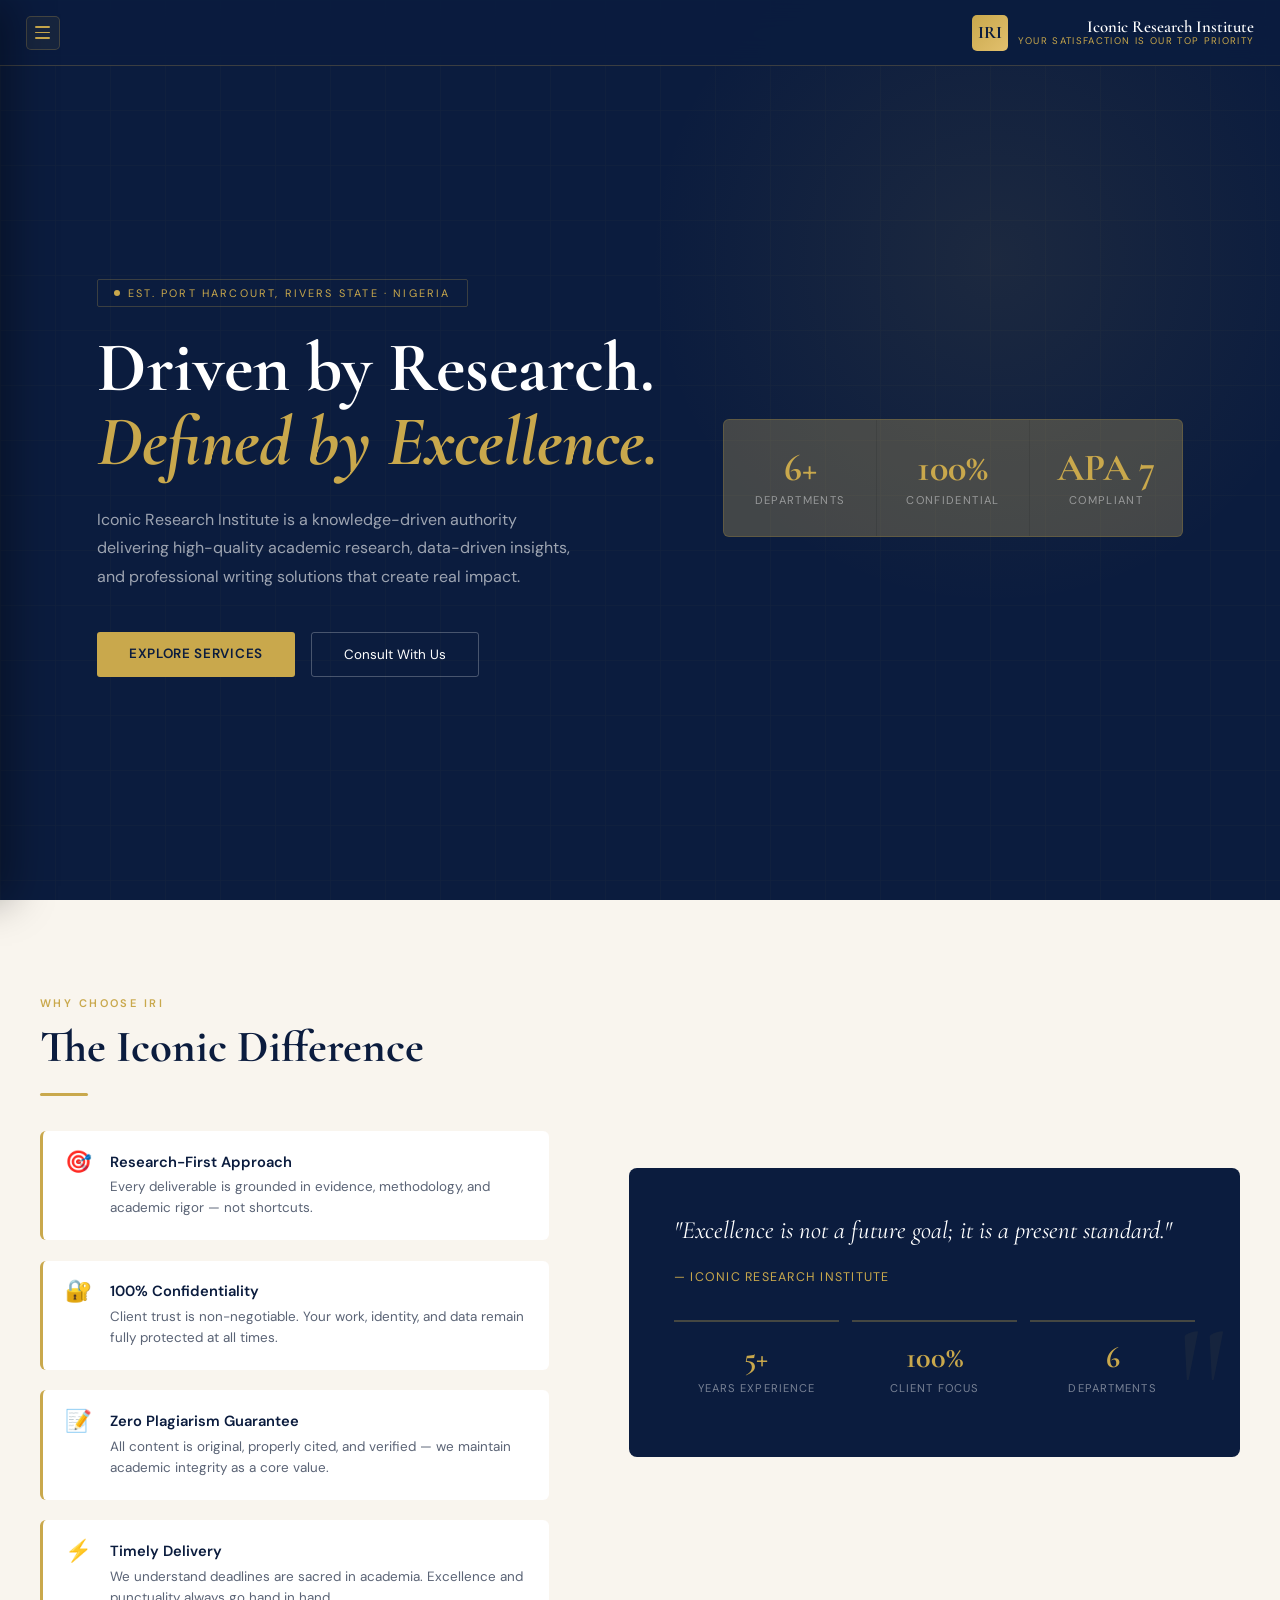
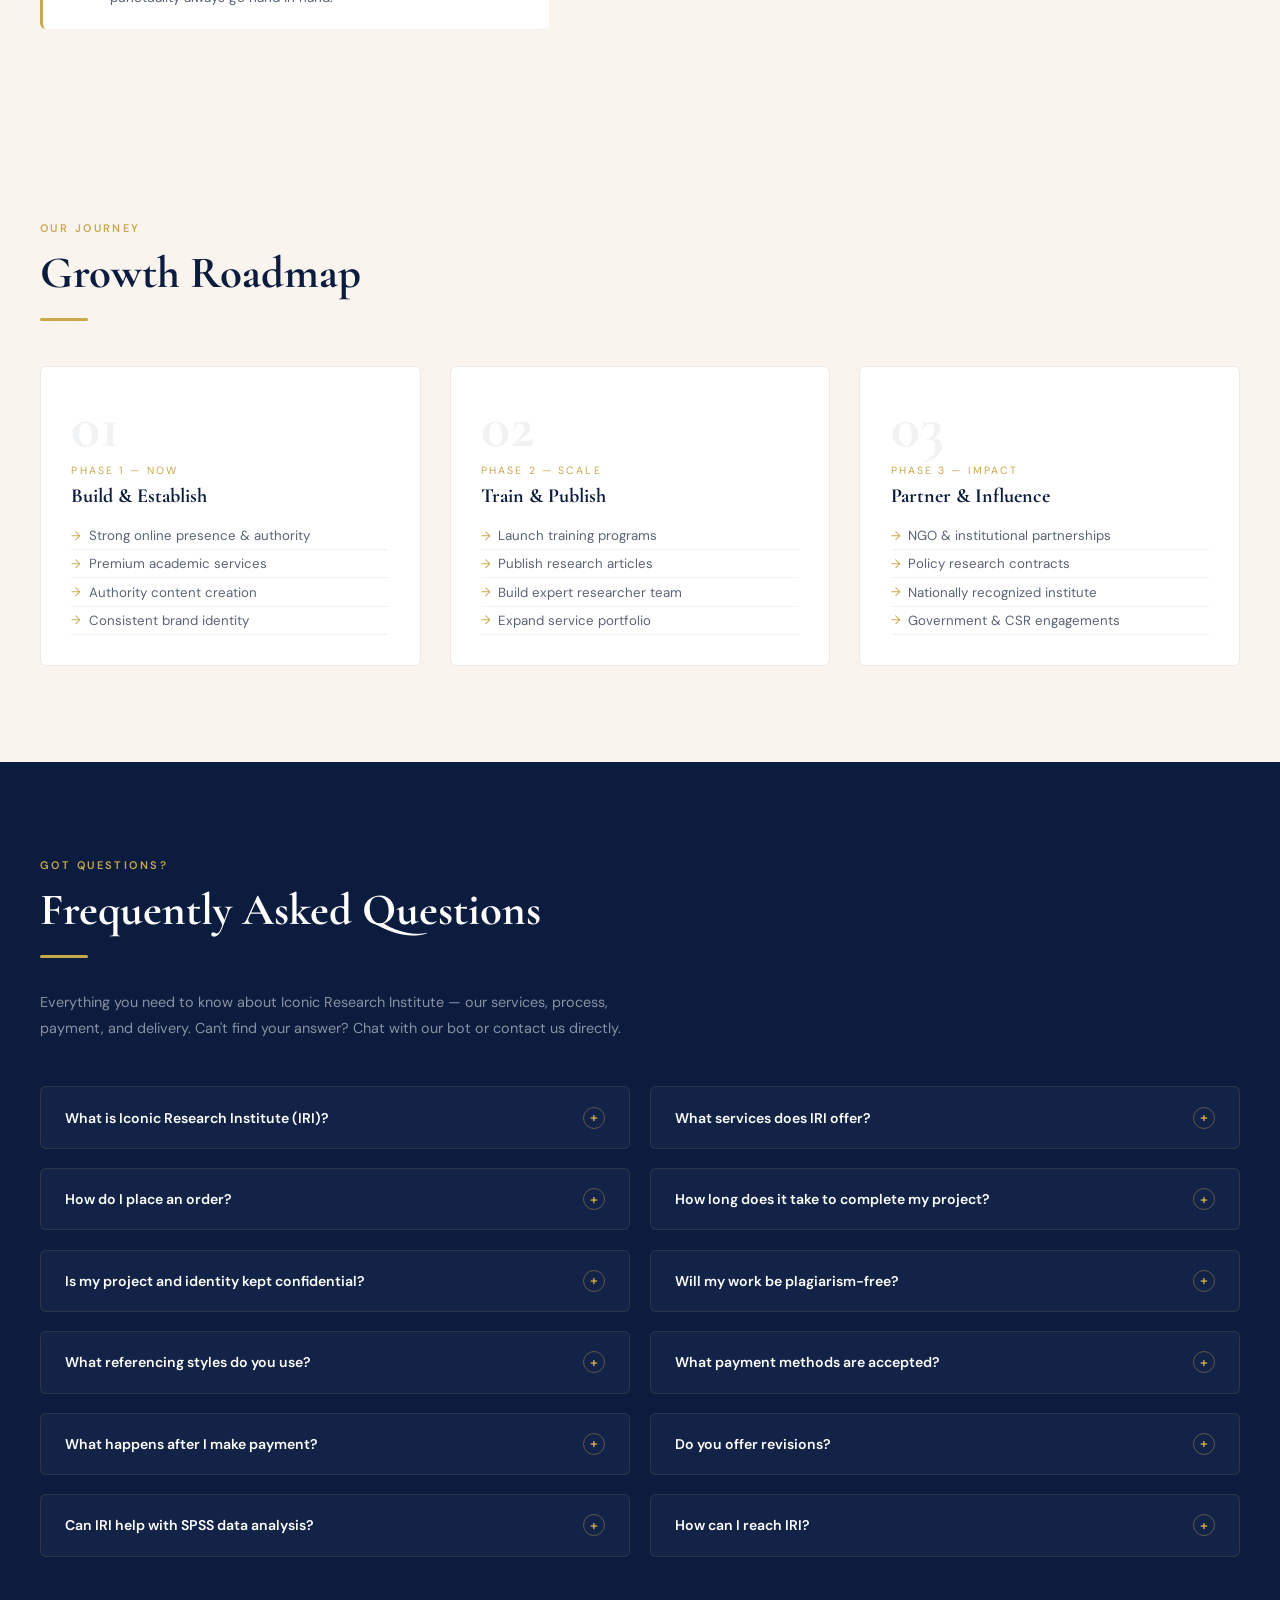
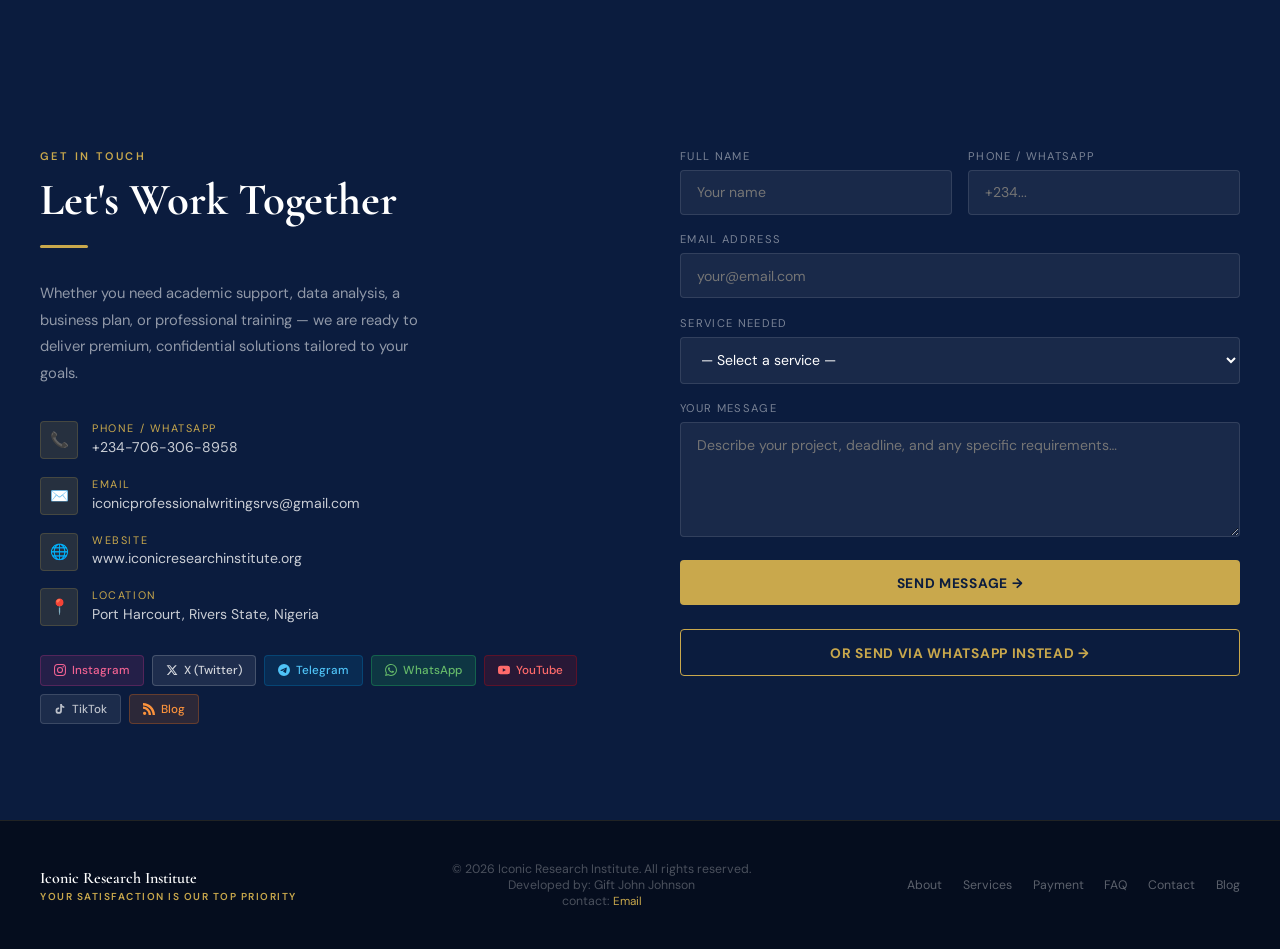
<file: index.html>
<!DOCTYPE html>
<html lang="en">
<head>
  <meta name="google-site-verification" content="2cl4iuIG1wX7BlmHerP8tc06W2hc7TDyx9nx9CUui8I" />

  <meta charset="UTF-8"/>
  <meta name="viewport" content="width=device-width, initial-scale=1.0">
  <title>Iconic Research Institute | Academic Research, Writing & Data Analysis – Port Harcourt, Nigeria</title>
  <meta name="description" content="Iconic Research Institute (IRI) is a premium research consultancy in Port Harcourt, Nigeria. Thesis writing, data analysis (SPSS/R), research proposals, business plans, training. Driven by Research. Defined by Excellence.">
  <meta name="keywords" content="research institute Nigeria, academic writing Port Harcourt, thesis writing Nigeria, data analysis SPSS, research proposal, dissertation help Nigeria, iconic research institute, IRI, IPWS">
  <meta name="author" content="Iconic Research Institute">
  <meta name="robots" content="index, follow">
  <!-- .org is the official canonical domain. .com should 301-redirect to .org at the registrar/DNS level (see setup guide). -->
  <link rel="canonical" href="https://www.iconicresearchinstitute.org/">
  <link rel="icon" href="/favicon.ico" sizes="any">
  <link rel="icon" type="image/png" sizes="32x32" href="/favicon-32x32.png">
  <link rel="apple-touch-icon" href="/apple-touch-icon.png">
  <link rel="manifest" href="/manifest.json">
  <meta name="theme-color" content="#0B1C3E">
  <meta property="og:type" content="website">
  <meta property="og:url" content="https://www.iconicresearchinstitute.org/">
  <meta property="og:site_name" content="Iconic Research Institute">
  <meta property="og:title" content="Iconic Research Institute | Academic Research & Writing – Nigeria">
  <meta property="og:description" content="Premium academic research, writing, data analysis, and professional consultancy. Port Harcourt, Rivers State, Nigeria.">
  <meta property="og:image" content="https://www.iconicresearchinstitute.org/og-image.png">
  <meta property="og:image:width" content="1200">
  <meta property="og:image:height" content="630">
  <meta name="twitter:card" content="summary_large_image"/>
  <meta name="twitter:site" content="@Iconic0127"/>
  <meta name="twitter:title" content="Iconic Research Institute | Academic Research & Writing – Nigeria"/>
  <meta name="twitter:description" content="Premium academic research, writing, data analysis, and professional consultancy. Port Harcourt, Rivers State, Nigeria."/>
  <meta name="twitter:image" content="https://www.iconicresearchinstitute.org/og-image.png"/>
  <script type="application/ld+json">
  {"@context":"https://schema.org","@type":"ProfessionalService","name":"Iconic Research Institute","alternateName":["IRI","IPWS"],"url":"https://www.iconicresearchinstitute.org","description":"Premium academic research, writing, data analysis, and professional consultancy based in Port Harcourt, Nigeria.","address":{"@type":"PostalAddress","addressLocality":"Port Harcourt","addressRegion":"Rivers State","addressCountry":"NG"},"telephone":"+2347063068958","email":"iconicprofessionalwritingsrvs@gmail.com","contactPoint":{"@type":"ContactPoint","telephone":"+2347063068958","contactType":"customer service","availableLanguage":"English"},"sameAs":["https://www.instagram.com/ipws_research_institute","https://x.com/Iconic0127","https://t.me/ipws_research_institutue","https://youtube.com/@iconicresearchinstitute","https://www.tiktok.com/@iconicresearchinstitute","https://iconicresearchinstitute.blogspot.com"],"serviceType":["Academic Writing","Research Consultancy","Data Analysis","Business Plan Writing","Thesis Support","Training"]}
  </script>
  <script type="application/ld+json">
  {"@context": "https://schema.org", "@type": "FAQPage", "mainEntity": [{"@type": "Question", "name": "What is Iconic Research Institute (IRI)?", "acceptedAnswer": {"@type": "Answer", "text": "Iconic Research Institute (IRI) is a results-driven research consultancy based in Port Harcourt, Rivers State, Nigeria. We specialize in academic writing, data analysis, professional writing, training, and consultancy — delivering high-quality, original work that meets international standards."}}, {"@type": "Question", "name": "What services does IRI offer?", "acceptedAnswer": {"@type": "Answer", "text": "We offer: Academic Research & Writing (theses, dissertations, proposals, literature reviews), Data Analysis (SPSS, R, Python), Professional Writing (CVs, business plans, grant proposals), Editing & Proofreading, Training & Workshops, Flyer/Card Design, and Policy & Development Research."}}, {"@type": "Question", "name": "How do I place an order?", "acceptedAnswer": {"@type": "Answer", "text": "Simply fill out the contact form on this page, or chat with us directly via WhatsApp at +234-706-306-8958. Describe your project, deadline, and requirements, and we'll respond with a quote and timeline within 24 hours."}}, {"@type": "Question", "name": "How long does it take to complete my project?", "acceptedAnswer": {"@type": "Answer", "text": "Turnaround time depends on the complexity and length of your project. Simple assignments may take 24–48 hours; full dissertations may take 1–4 weeks. We always work within your stated deadline. Rush delivery is available for urgent orders — contact us to discuss."}}, {"@type": "Question", "name": "Is my project and identity kept confidential?", "acceptedAnswer": {"@type": "Answer", "text": "Absolutely. Client confidentiality is one of our core values. We do not share, publish, or disclose any client information or submitted work. Every project is handled with strict privacy and discretion."}}, {"@type": "Question", "name": "Will my work be plagiarism-free?", "acceptedAnswer": {"@type": "Answer", "text": "Yes. All content is 100% original and written from scratch. We cite all sources properly using APA 7th edition (or your preferred style) and run plagiarism checks before delivery. We do not recycle or resell any previous work."}}, {"@type": "Question", "name": "What referencing styles do you use?", "acceptedAnswer": {"@type": "Answer", "text": "We are proficient in APA 7th edition, APA 6th edition, MLA, Chicago/Turabian, Harvard, and Vancouver styles. Just specify your required format when placing your order."}}, {"@type": "Question", "name": "What payment methods are accepted?", "acceptedAnswer": {"@type": "Answer", "text": "We accept: Bank Transfer (Access Bank – 1231253261), USSD (*901#), Debit/Credit Cards (via Paystack, Flutterwave), Mobile Wallets (OPay, PalmPay, Kuda), Cryptocurrency (BTC, ETH, USDT via Coinbase/Binance), PayPal, Apple/Google Pay, and Buy Now Pay Later (Afterpay, Klarna)."}}, {"@type": "Question", "name": "What happens after I make payment?", "acceptedAnswer": {"@type": "Answer", "text": "Send your proof of payment (screenshot or receipt) along with your full name, service needed, and project details via WhatsApp to +234-706-306-8958 or email iconicprofessionalwritingsrvs@gmail.com. We will confirm receipt and begin work immediately."}}, {"@type": "Question", "name": "Do you offer revisions?", "acceptedAnswer": {"@type": "Answer", "text": "Yes. We offer free revisions to ensure you are satisfied with the final deliverable. If the delivered work does not meet the agreed specifications, we will revise it at no extra cost. Our goal is your complete satisfaction."}}, {"@type": "Question", "name": "Can IRI help with SPSS data analysis?", "acceptedAnswer": {"@type": "Answer", "text": "Yes. Our Data Analysis & Methodology Unit provides expert SPSS analysis including descriptive statistics, regression analysis, ANOVA, correlation, chi-square tests, and more — with full interpretation of results written in academic format."}}, {"@type": "Question", "name": "How can I reach IRI?", "acceptedAnswer": {"@type": "Answer", "text": "WhatsApp: +234-706-306-8958 | Email: iconicprofessionalwritingsrvs@gmail.com | Website: www.iconicresearchinstitute.org | Social: @ipws_research_institute (Instagram), @Iconic0127 (X/Twitter), @ipws_research_institutue (Telegram), @iconicresearchinstitute (YouTube & TikTok)"}}]}
  </script>
  <link href="https://fonts.googleapis.com/css2?family=Cormorant+Garamond:ital,wght@0,400;0,600;0,700;1,600&family=DM+Sans:wght@300;400;500;600&display=swap" rel="stylesheet"/>
  <link rel="stylesheet" href="styles.css">

</head>
<body>

<!-- WHATSAPP FLOAT -->
<a href="https://wa.link/nk85lv" class="wa-float" target="_blank" rel="noopener" aria-label="Chat on WhatsApp">
  <span class="wa-tip">Chat on WhatsApp</span>
  <svg viewBox="0 0 24 24"><path d="M17.472 14.382c-.297-.149-1.758-.867-2.03-.967-.273-.099-.471-.148-.67.15-.197.297-.767.966-.94 1.164-.173.199-.347.223-.644.075-.297-.15-1.255-.463-2.39-1.475-.883-.788-1.48-1.761-1.653-2.059-.173-.297-.018-.458.13-.606.134-.133.298-.347.446-.52.149-.174.198-.298.298-.497.099-.198.05-.371-.025-.52-.075-.149-.669-1.612-.916-2.207-.242-.579-.487-.5-.669-.51-.173-.008-.371-.01-.57-.01-.198 0-.52.074-.792.372-.272.297-1.04 1.016-1.04 2.479 0 1.462 1.065 2.875 1.213 3.074.149.198 2.096 3.2 5.077 4.487.709.306 1.262.489 1.694.625.712.227 1.36.195 1.871.118.571-.085 1.758-.719 2.006-1.413.248-.694.248-1.289.173-1.413-.074-.124-.272-.198-.57-.347m-5.421 7.403h-.004a9.87 9.87 0 01-5.031-1.378l-.361-.214-3.741.982.998-3.648-.235-.374a9.86 9.86 0 01-1.51-5.26c.001-5.45 4.436-9.884 9.888-9.884 2.64 0 5.122 1.03 6.988 2.898a9.825 9.825 0 012.893 6.994c-.003 5.45-4.437 9.884-9.885 9.884m8.413-18.297A11.815 11.815 0 0012.05 0C5.495 0 .16 5.335.157 11.892c0 2.096.547 4.142 1.588 5.945L.057 24l6.305-1.654a11.882 11.882 0 005.683 1.448h.005c6.554 0 11.89-5.335 11.893-11.893a11.821 11.821 0 00-3.48-8.413z"/></svg>
</a>

<!-- AI CHAT FLOAT -->
<div class="chat-float" onclick="toggleBot()" id="chatBtn" aria-label="IRI Assist Bot">
  <span class="chat-tip">IRI Assist Bot</span>
  <svg viewBox="0 0 24 24"><path d="M12 2C6.48 2 2 6.48 2 12c0 1.54.36 2.98.97 4.29L1 23l6.71-1.97C9.02 21.64 10.46 22 12 22c5.52 0 10-4.48 10-10S17.52 2 12 2zm-1 15H9V9h2v8zm4 0h-2V9h2v8z"/></svg>
</div>

<!-- BOT OVERLAY -->
<div class="bot-overlay" id="botOverlay" onclick="toggleBot()"></div>

<!-- BOT WINDOW -->
<div class="bot-window" id="botWindow">
  <div class="bot-head">
    <div class="bot-avatar">🤖</div>
    <div>
      <div class="bot-name">IRI Assist Bot</div>
      <div class="bot-status">Online</div>
    </div>
    <button class="bot-close" onclick="toggleBot()">✕</button>
  </div>
  <!-- Pre-chat form -->
  <div class="bot-prechat" id="botPrechat">
    <div style="text-align:center;font-size:2rem;margin-bottom:.3rem">✦</div>
    <div class="bot-prechat-title">Welcome to IRI Assist!</div>
    <div class="bot-prechat-sub">Please share your details so we can assist you better and follow up if needed.</div>
    <div>
      <label>Full Name *</label>
      <input type="text" id="bc-name" placeholder="e.g. John Doe"/>
    </div>
    <div>
      <label>Phone Number *</label>
      <input type="tel" id="bc-phone" placeholder="e.g. +234 803 000 0000"/>
    </div>
    <div>
      <label>Email Address *</label>
      <input type="email" id="bc-email" placeholder="e.g. john@example.com"/>
    </div>
    <button class="bot-start" onclick="startChat()">Start Chat →</button>
  </div>
  <!-- Chat area (hidden until pre-chat filled) -->
  <div id="botChat" style="display:none;flex-direction:column;flex:1;overflow:hidden">
    <div class="bot-msgs" id="botMsgs"></div>
    <div class="bot-chips" id="botChips"></div>
    <div class="bot-input">
      <input type="text" id="botInput" placeholder="Type your message…" onkeydown="if(event.key==='Enter')sendBotMsg()"/>
      <button class="bot-send" onclick="sendBotMsg()">
        <svg viewBox="0 0 24 24"><path d="M2.01 21L23 12 2.01 3 2 10l15 2-15 2z"/></svg>
      </button>
    </div>
  </div>
</div>


<!-- NAVBAR -->
<header>
  <button class="hamburger" id="hamburgerBtn" onclick="toggleMenu()" aria-label="Open menu" aria-expanded="false" aria-controls="navDrawer">
    <span></span><span></span><span></span>
  </button>
  <a href="index.html" class="logo">
    <div class="logo-txt">Iconic Research Institute<span>Your Satisfaction is Our Top Priority</span></div>
    <div class="logo-badge">IRI</div>
  </a>
</header>

<!-- NAV DRAWER -->
<div class="nav-overlay" id="navOverlay" onclick="closeMenu()"></div>
<nav class="nav-drawer" id="navDrawer" aria-label="Main menu">
  <div class="drawer-head">
    <div class="drawer-badge">IRI</div>
    <div class="drawer-title">Iconic Research Institute<span>Your Satisfaction is Our Top Priority</span></div>
    <button class="drawer-close" onclick="closeMenu()" aria-label="Close menu">✕</button>
  </div>
  <div class="drawer-links">
    <a href="index.html" onclick="closeMenu()"><span>Home</span></a>
    <a href="about.html" onclick="closeMenu()"><span>About</span></a>
    <a href="service.html" onclick="closeMenu()"><span>Services</span></a>
    <a href="payment.html" onclick="closeMenu()"><span>Payment</span></a>
    <a href="index.html#faq" onclick="closeMenu()"><span>FAQ</span></a>
    <a href="index.html#contact" onclick="closeMenu()"><span>Contact</span></a>
    <a href="#" onclick="closeMenu();showComingSoon('Client Portal');return false;"><span>Client Portal</span></a>
  </div>
  <a href="https://wa.link/nk85lv" class="drawer-cta" target="_blank">Get Started</a>
</nav>
<!-- COMING SOON MODAL -->
<div class="soon-overlay" id="soonOverlay" onclick="closeComingSoon()"></div>
<div class="soon-modal" id="soonModal" role="dialog" aria-modal="true" aria-labelledby="soonTitle">
  <div class="soon-icon">🚧</div>
  <h3 class="soon-title" id="soonTitle">Coming Soon</h3>
  <p class="soon-text" id="soonText">This feature is currently under development. We're working on it and will have it live soon!</p>
  <button class="soon-close" onclick="closeComingSoon()">Got It</button>
</div>




<section id="hero">
  <div class="hero-glow"></div>
  <div class="hero-grid"></div>
  <div class="hero-inner">
    <div>
      <div class="hero-badge"><b></b> Est. Port Harcourt, Rivers State · Nigeria</div>
      <h1 class="hero-h1">Driven by Research.<br><em>Defined by Excellence.</em></h1>
      <p class="hero-sub">Iconic Research Institute is a knowledge-driven authority delivering high-quality academic research, data-driven insights, and professional writing solutions that create real impact.</p>
      <div class="hero-btns">
        <a href="#services" class="btn-gold">Explore Services</a>
        <a href="#contact" class="btn-ghost">Consult With Us</a>
      </div>
    </div>
    <div>
      <div class="hero-stats reveal">
        <div class="hs"><div class="hs-n">6+</div><div class="hs-l">Departments</div></div>
        <div class="hs"><div class="hs-n">100%</div><div class="hs-l">Confidential</div></div>
        <div class="hs"><div class="hs-n">APA 7</div><div class="hs-l">Compliant</div></div>
      </div>
    </div>
  </div>
</section>

<section id="why" class="sec">
  <div class="container">
    <div class="why-grid">
      <div>
        <div class="sec-lbl reveal">Why Choose IRI</div>
        <h2 class="sec-h2 reveal">The Iconic Difference</h2>
        <div class="gold-bar reveal"></div>
        <div class="why-list">
          <div class="why-item reveal"><div class="why-ico">🎯</div><div><div class="why-ttl">Research-First Approach</div><p class="why-txt">Every deliverable is grounded in evidence, methodology, and academic rigor — not shortcuts.</p></div></div>
          <div class="why-item reveal"><div class="why-ico">🔐</div><div><div class="why-ttl">100% Confidentiality</div><p class="why-txt">Client trust is non-negotiable. Your work, identity, and data remain fully protected at all times.</p></div></div>
          <div class="why-item reveal"><div class="why-ico">📝</div><div><div class="why-ttl">Zero Plagiarism Guarantee</div><p class="why-txt">All content is original, properly cited, and verified — we maintain academic integrity as a core value.</p></div></div>
          <div class="why-item reveal"><div class="why-ico">⚡</div><div><div class="why-ttl">Timely Delivery</div><p class="why-txt">We understand deadlines are sacred in academia. Excellence and punctuality always go hand in hand.</p></div></div>
        </div>
      </div>
      <div class="why-box reveal">
        <p class="why-qt">"Excellence is not a future goal; it is a present standard."</p>
        <div class="why-attr">— Iconic Research Institute</div>
        <div class="why-pillars">
          <div class="pillar"><div class="pillar-n">5+</div><div class="pillar-l">Years Experience</div></div>
          <div class="pillar"><div class="pillar-n">100%</div><div class="pillar-l">Client Focus</div></div>
          <div class="pillar"><div class="pillar-n">6</div><div class="pillar-l">Departments</div></div>
        </div>
      </div>
    </div>
  </div>
</section>

<section id="roadmap" class="sec">
  <div class="container">
    <div class="reveal">
      <div class="sec-lbl">Our Journey</div>
      <h2 class="sec-h2">Growth Roadmap</h2>
      <div class="gold-bar"></div>
    </div>
    <div class="phases">
      <div class="phase reveal"><div class="ph-n">01</div><div class="ph-lbl">Phase 1 — Now</div><div class="ph-title">Build &amp; Establish</div><ul><li>Strong online presence &amp; authority</li><li>Premium academic services</li><li>Authority content creation</li><li>Consistent brand identity</li></ul></div>
      <div class="phase reveal"><div class="ph-n">02</div><div class="ph-lbl">Phase 2 — Scale</div><div class="ph-title">Train &amp; Publish</div><ul><li>Launch training programs</li><li>Publish research articles</li><li>Build expert researcher team</li><li>Expand service portfolio</li></ul></div>
      <div class="phase reveal"><div class="ph-n">03</div><div class="ph-lbl">Phase 3 — Impact</div><div class="ph-title">Partner &amp; Influence</div><ul><li>NGO &amp; institutional partnerships</li><li>Policy research contracts</li><li>Nationally recognized institute</li><li>Government &amp; CSR engagements</li></ul></div>
    </div>
  </div>
</section>

<section id="faq" class="sec" style="background:var(--navy)">
  <div class="container">
    <div class="reveal" style="max-width:600px;margin-bottom:2.5rem">
      <div class="sec-lbl">Got Questions?</div>
      <h2 class="sec-h2 light">Frequently Asked Questions</h2>
      <div class="gold-bar"></div>
      <p style="color:rgba(255,255,255,.52);font-size:.9rem;line-height:1.8">Everything you need to know about Iconic Research Institute — our services, process, payment, and delivery. Can't find your answer? Chat with our bot or contact us directly.</p>
    </div>
    <div class="faq-grid reveal">
      <div class="faq-item"><button class="faq-q" onclick="toggleFaq(this)">What is Iconic Research Institute (IRI)?<span class="faq-icon">+</span></button><div class="faq-a"><p>Iconic Research Institute (IRI) is a results-driven research consultancy based in Port Harcourt, Rivers State, Nigeria. We specialize in academic writing, data analysis, professional writing, training, and consultancy — delivering high-quality, original work that meets international standards.</p></div></div>
      <div class="faq-item"><button class="faq-q" onclick="toggleFaq(this)">What services does IRI offer?<span class="faq-icon">+</span></button><div class="faq-a"><p>We offer: Academic Research &amp; Writing (theses, dissertations, proposals, literature reviews), Data Analysis (SPSS, R, Python), Professional Writing (CVs, business plans, grant proposals), Editing &amp; Proofreading, Training &amp; Workshops, Flyer/Card Design, and Policy &amp; Development Research.</p></div></div>
      <div class="faq-item"><button class="faq-q" onclick="toggleFaq(this)">How do I place an order?<span class="faq-icon">+</span></button><div class="faq-a"><p>Simply fill out the contact form on this page, or chat with us directly via WhatsApp at +234-706-306-8958. Describe your project, deadline, and requirements, and we'll respond with a quote and timeline within 24 hours.</p></div></div>
      <div class="faq-item"><button class="faq-q" onclick="toggleFaq(this)">How long does it take to complete my project?<span class="faq-icon">+</span></button><div class="faq-a"><p>Turnaround time depends on the complexity and length of your project. Simple assignments may take 24–48 hours; full dissertations may take 1–4 weeks. We always work within your stated deadline. Rush delivery is available for urgent orders — contact us to discuss.</p></div></div>
      <div class="faq-item"><button class="faq-q" onclick="toggleFaq(this)">Is my project and identity kept confidential?<span class="faq-icon">+</span></button><div class="faq-a"><p>Absolutely. Client confidentiality is one of our core values. We do not share, publish, or disclose any client information or submitted work. Every project is handled with strict privacy and discretion.</p></div></div>
      <div class="faq-item"><button class="faq-q" onclick="toggleFaq(this)">Will my work be plagiarism-free?<span class="faq-icon">+</span></button><div class="faq-a"><p>Yes. All content is 100% original and written from scratch. We cite all sources properly using APA 7th edition (or your preferred style) and run plagiarism checks before delivery. We do not recycle or resell any previous work.</p></div></div>
      <div class="faq-item"><button class="faq-q" onclick="toggleFaq(this)">What referencing styles do you use?<span class="faq-icon">+</span></button><div class="faq-a"><p>We are proficient in APA 7th edition, APA 6th edition, MLA, Chicago/Turabian, Harvard, and Vancouver styles. Just specify your required format when placing your order.</p></div></div>
      <div class="faq-item"><button class="faq-q" onclick="toggleFaq(this)">What payment methods are accepted?<span class="faq-icon">+</span></button><div class="faq-a"><p>We accept: Bank Transfer (Access Bank – 1231253261), USSD (*901#), Debit/Credit Cards (via Paystack, Flutterwave), Mobile Wallets (OPay, PalmPay, Kuda), Cryptocurrency (BTC, ETH, USDT via Coinbase/Binance), PayPal, Apple/Google Pay, and Buy Now Pay Later (Afterpay, Klarna).</p></div></div>
      <div class="faq-item"><button class="faq-q" onclick="toggleFaq(this)">What happens after I make payment?<span class="faq-icon">+</span></button><div class="faq-a"><p>Send your proof of payment (screenshot or receipt) along with your full name, service needed, and project details via WhatsApp to +234-706-306-8958 or email iconicprofessionalwritingsrvs@gmail.com. We will confirm receipt and begin work immediately.</p></div></div>
      <div class="faq-item"><button class="faq-q" onclick="toggleFaq(this)">Do you offer revisions?<span class="faq-icon">+</span></button><div class="faq-a"><p>Yes. We offer free revisions to ensure you are satisfied with the final deliverable. If the delivered work does not meet the agreed specifications, we will revise it at no extra cost. Our goal is your complete satisfaction.</p></div></div>
      <div class="faq-item"><button class="faq-q" onclick="toggleFaq(this)">Can IRI help with SPSS data analysis?<span class="faq-icon">+</span></button><div class="faq-a"><p>Yes. Our Data Analysis &amp; Methodology Unit provides expert SPSS analysis including descriptive statistics, regression analysis, ANOVA, correlation, chi-square tests, and more — with full interpretation of results written in academic format.</p></div></div>
      <div class="faq-item"><button class="faq-q" onclick="toggleFaq(this)">How can I reach IRI?<span class="faq-icon">+</span></button><div class="faq-a"><p>WhatsApp: +234-706-306-8958 | Email: iconicprofessionalwritingsrvs@gmail.com | Website: www.iconicresearchinstitute.org | Social: @ipws_research_institute (Instagram), @Iconic0127 (X/Twitter), @ipws_research_institutue (Telegram), @iconicresearchinstitute (YouTube &amp; TikTok)</p></div></div>
    </div>
  </div>
</section>

<section id="contact" class="sec" style="background:var(--navy)">
  <div class="container">
    <div class="ct-grid">
      <div class="reveal">
        <div class="sec-lbl" style="color:var(--gold)">Get In Touch</div>
        <h2 class="sec-h2 light">Let's Work Together</h2>
        <div class="gold-bar"></div>
        <p style="color:rgba(255,255,255,.55);font-size:.92rem;line-height:1.8;max-width:400px">Whether you need academic support, data analysis, a business plan, or professional training — we are ready to deliver premium, confidential solutions tailored to your goals.</p>
        <div class="ct-details">
          <div class="ct-item"><div class="ct-ico">📞</div><div><div class="ct-lbl">Phone / WhatsApp</div><div class="ct-val"><a href="https://wa.link/nk85lv" target="_blank">+234-706-306-8958</a></div></div></div>
          <div class="ct-item"><div class="ct-ico">✉️</div><div><div class="ct-lbl">Email</div><div class="ct-val"><a href="mailto:iconicprofessionalwritingsrvs@gmail.com">iconicprofessionalwritingsrvs@gmail.com</a></div></div></div>
          <div class="ct-item"><div class="ct-ico">🌐</div><div><div class="ct-lbl">Website</div><div class="ct-val"><a href="https://www.iconicresearchinstitute.org" target="_blank">www.iconicresearchinstitute.org</a></div></div></div>
          <div class="ct-item"><div class="ct-ico">📍</div><div><div class="ct-lbl">Location</div><div class="ct-val">Port Harcourt, Rivers State, Nigeria</div></div></div>
        </div>
        <div class="socials">
          <a href="https://www.instagram.com/ipws_research_institute" class="sbtn sbtn-ig" target="_blank" rel="noopener"><svg width="12" height="12" viewBox="0 0 24 24" fill="currentColor"><path d="M12 2.163c3.204 0 3.584.012 4.85.07 3.252.148 4.771 1.691 4.919 4.919.058 1.265.069 1.645.069 4.849 0 3.205-.012 3.584-.069 4.849-.149 3.225-1.664 4.771-4.919 4.919-1.266.058-1.644.07-4.85.07-3.204 0-3.584-.012-4.849-.07-3.26-.149-4.771-1.699-4.919-4.92-.058-1.265-.07-1.644-.07-4.849 0-3.204.013-3.583.07-4.849.149-3.227 1.664-4.771 4.919-4.919 1.266-.057 1.645-.069 4.849-.069zM12 0C8.741 0 8.333.014 7.053.072 2.695.272.273 2.69.073 7.052.014 8.333 0 8.741 0 12c0 3.259.014 3.668.072 4.948.2 4.358 2.618 6.78 6.98 6.98C8.333 23.986 8.741 24 12 24c3.259 0 3.668-.014 4.948-.072 4.354-.2 6.782-2.618 6.979-6.98.059-1.28.073-1.689.073-4.948 0-3.259-.014-3.667-.072-4.947-.196-4.354-2.617-6.78-6.979-6.98C15.668.014 15.259 0 12 0zm0 5.838a6.162 6.162 0 100 12.324 6.162 6.162 0 000-12.324zM12 16a4 4 0 110-8 4 4 0 010 8zm6.406-11.845a1.44 1.44 0 100 2.881 1.44 1.44 0 000-2.881z"/></svg> Instagram</a>
          <a href="https://x.com/Iconic0127" class="sbtn sbtn-x" target="_blank" rel="noopener"><svg width="12" height="12" viewBox="0 0 24 24" fill="currentColor"><path d="M18.244 2.25h3.308l-7.227 8.26 8.502 11.24H16.17l-5.214-6.817L4.99 21.75H1.68l7.73-8.835L1.254 2.25H8.08l4.713 6.231zm-1.161 17.52h1.833L7.084 4.126H5.117z"/></svg> X (Twitter)</a>
          <a href="https://t.me/ipws_research_institutue" class="sbtn sbtn-tg" target="_blank" rel="noopener"><svg width="12" height="12" viewBox="0 0 24 24" fill="currentColor"><path d="M11.944 0A12 12 0 0 0 0 12a12 12 0 0 0 12 12 12 12 0 0 0 12-12A12 12 0 0 0 12 0a12 12 0 0 0-.056 0zm4.962 7.224c.1-.002.321.023.465.14a.506.506 0 0 1 .171.325c.016.093.036.306.02.472-.18 1.898-.96 6.502-1.36 8.627-.168.9-.499 1.201-.82 1.23-.696.065-1.225-.46-1.9-.902-1.056-.693-1.653-1.124-2.678-1.8-1.185-.78-.417-1.21.258-1.91.177-.184 3.247-2.977 3.307-3.23.007-.032.014-.15-.056-.212s-.174-.041-.249-.024c-.106.024-1.793 1.14-5.061 3.345-.48.33-.913.49-1.302.48-.428-.008-1.252-.241-1.865-.44-.752-.245-1.349-.374-1.297-.789.027-.216.325-.437.893-.663 3.498-1.524 5.83-2.529 6.998-3.014 3.332-1.386 4.025-1.627 4.476-1.635z"/></svg> Telegram</a>
          <a href="https://wa.link/nk85lv" class="sbtn sbtn-wa" target="_blank" rel="noopener"><svg width="12" height="12" viewBox="0 0 24 24" fill="currentColor"><path d="M17.472 14.382c-.297-.149-1.758-.867-2.03-.967-.273-.099-.471-.148-.67.15-.197.297-.767.966-.94 1.164-.173.199-.347.223-.644.075-.297-.15-1.255-.463-2.39-1.475-.883-.788-1.48-1.761-1.653-2.059-.173-.297-.018-.458.13-.606.134-.133.298-.347.446-.52.149-.174.198-.298.298-.497.099-.198.05-.371-.025-.52-.075-.149-.669-1.612-.916-2.207-.242-.579-.487-.5-.669-.51-.173-.008-.371-.01-.57-.01-.198 0-.52.074-.792.372-.272.297-1.04 1.016-1.04 2.479 0 1.462 1.065 2.875 1.213 3.074.149.198 2.096 3.2 5.077 4.487.709.306 1.262.489 1.694.625.712.227 1.36.195 1.871.118.571-.085 1.758-.719 2.006-1.413.248-.694.248-1.289.173-1.413-.074-.124-.272-.198-.57-.347m-5.421 7.403h-.004a9.87 9.87 0 01-5.031-1.378l-.361-.214-3.741.982.998-3.648-.235-.374a9.86 9.86 0 01-1.51-5.26c.001-5.45 4.436-9.884 9.888-9.884 2.64 0 5.122 1.03 6.988 2.898a9.825 9.825 0 012.893 6.994c-.003 5.45-4.437 9.884-9.885 9.884m8.413-18.297A11.815 11.815 0 0012.05 0C5.495 0 .16 5.335.157 11.892c0 2.096.547 4.142 1.588 5.945L.057 24l6.305-1.654a11.882 11.882 0 005.683 1.448h.005c6.554 0 11.89-5.335 11.893-11.893a11.821 11.821 0 00-3.48-8.413z"/></svg> WhatsApp</a>
          <a href="https://youtube.com/@iconicresearchinstitute?si=IukIPnKeBH0lylAM" class="sbtn sbtn-yt" target="_blank" rel="noopener"><svg width="12" height="12" viewBox="0 0 24 24" fill="currentColor"><path d="M23.498 6.186a3.016 3.016 0 0 0-2.122-2.136C19.505 3.545 12 3.545 12 3.545s-7.505 0-9.377.505A3.017 3.017 0 0 0 .502 6.186C0 8.07 0 12 0 12s0 3.93.502 5.814a3.016 3.016 0 0 0 2.122 2.136c1.871.505 9.376.505 9.376.505s7.505 0 9.377-.505a3.015 3.015 0 0 0 2.122-2.136C24 15.93 24 12 24 12s0-3.93-.502-5.814zM9.545 15.568V8.432L15.818 12l-6.273 3.568z"/></svg> YouTube</a>
          <a href="https://www.tiktok.com/@iconicresearchinstitute" class="sbtn sbtn-tt" target="_blank" rel="noopener"><svg width="12" height="12" viewBox="0 0 24 24" fill="currentColor"><path d="M19.59 6.69a4.83 4.83 0 01-3.77-4.25V2h-3.45v13.67a2.89 2.89 0 01-2.88 2.5 2.89 2.89 0 01-2.89-2.89 2.89 2.89 0 012.89-2.89c.28 0 .54.04.79.1V9.01a6.28 6.28 0 00-.79-.05 6.34 6.34 0 00-6.34 6.34 6.34 6.34 0 006.34 6.34 6.34 6.34 0 006.33-6.34V8.69a8.18 8.18 0 004.78 1.52V6.76a4.85 4.85 0 01-1.01-.07z"/></svg> TikTok</a>
          <a href="https://iconicresearchinstitute.blogspot.com/?m=1" class="sbtn sbtn-blog" target="_blank" rel="noopener"><svg width="12" height="12" viewBox="0 0 24 24" fill="currentColor"><path d="M19.199 24C19.199 13.467 10.533 4.8 0 4.8V0c13.165 0 24 10.835 24 24h-4.801zM3.291 17.415a3.3 3.3 0 0 1 3.301 3.301A3.3 3.3 0 0 1 3.291 24a3.3 3.3 0 0 1-3.3-3.284 3.3 3.3 0 0 1 3.3-3.301zm8.08 6.585h4.799c0-9.42-7.677-17.1-17.17-17.1v4.8c6.817 0 12.371 5.553 12.371 12.3z"/></svg> Blog</a>
        </div>
      </div>
      <div class="reveal">
        <form id="contactForm" onsubmit="return submitContactForm(event)">
          <div class="frow">
            <div class="fg"><label for="fn">Full Name</label><input type="text" id="fn" name="name" placeholder="Your name" required/></div>
            <div class="fg"><label for="fp">Phone / WhatsApp</label><input type="tel" id="fp" name="phone" placeholder="+234..." required/></div>
          </div>
          <div class="fg"><label for="fe">Email Address</label><input type="email" id="fe" name="email" placeholder="your@email.com" required/></div>
          <div class="fg"><label for="fs">Service Needed</label><select id="fs" name="service"><option value="">— Select a service —</option><option>Academic Research &amp; Writing</option><option>Thesis / Dissertation Support</option><option>Data Analysis (SPSS / R / Python)</option><option>Literature Review</option><option>Research Proposal</option><option>CV / Resume / Cover Letter</option><option>Business Plan / Feasibility Study</option><option>Editing &amp; Proofreading</option><option>Flyer / Card Design</option><option>Training / Workshop</option><option>Grant Writing</option><option>Other</option></select></div>
          <div class="fg"><label for="fm">Your Message</label><textarea id="fm" name="message" placeholder="Describe your project, deadline, and any specific requirements…"></textarea></div>
          <button type="submit" class="submit-btn">Send Message →</button>
          <p id="formStatus" style="margin-top:.8rem;font-size:.8rem;color:rgba(255,255,255,.6)"></p>
        </form>
        <button class="submit-btn" style="margin-top:.7rem;background:transparent;border:1px solid var(--gold);color:var(--gold)" onclick="sendWA()">Or Send via WhatsApp Instead →</button>
      </div>
    </div>
  </div>
</section>

<!-- FOOTER -->
<footer>
  <div class="foot-inner">
    <div class="foot-brand">Iconic Research Institute<small>Your Satisfaction is Our Top Priority</small></div>
    <div class="foot-copy">
      © 2026 Iconic Research Institute. All rights reserved.<br>
            <div>Developed by: Gift John Johnson<br>
      <label>contact:</label>
      <a href="mailto:johnsonjnr205@gmail.com" target="_blank">Email</a>
      </div>
    </div>
    <div class="foot-links">
      <a href="about.html">About</a>
      <a href="service.html">Services</a>
      <a href="payment.html">Payment</a>
      <a href="index.html#faq">FAQ</a>
      <a href="index.html#contact">Contact</a>
      <a href="https://iconicresearchinstitute.blogspot.com/?m=1" target="_blank">Blog</a>
    </div>
  </div>
</footer>



<script src="script.js"></script>
</body>
</html>
</file>
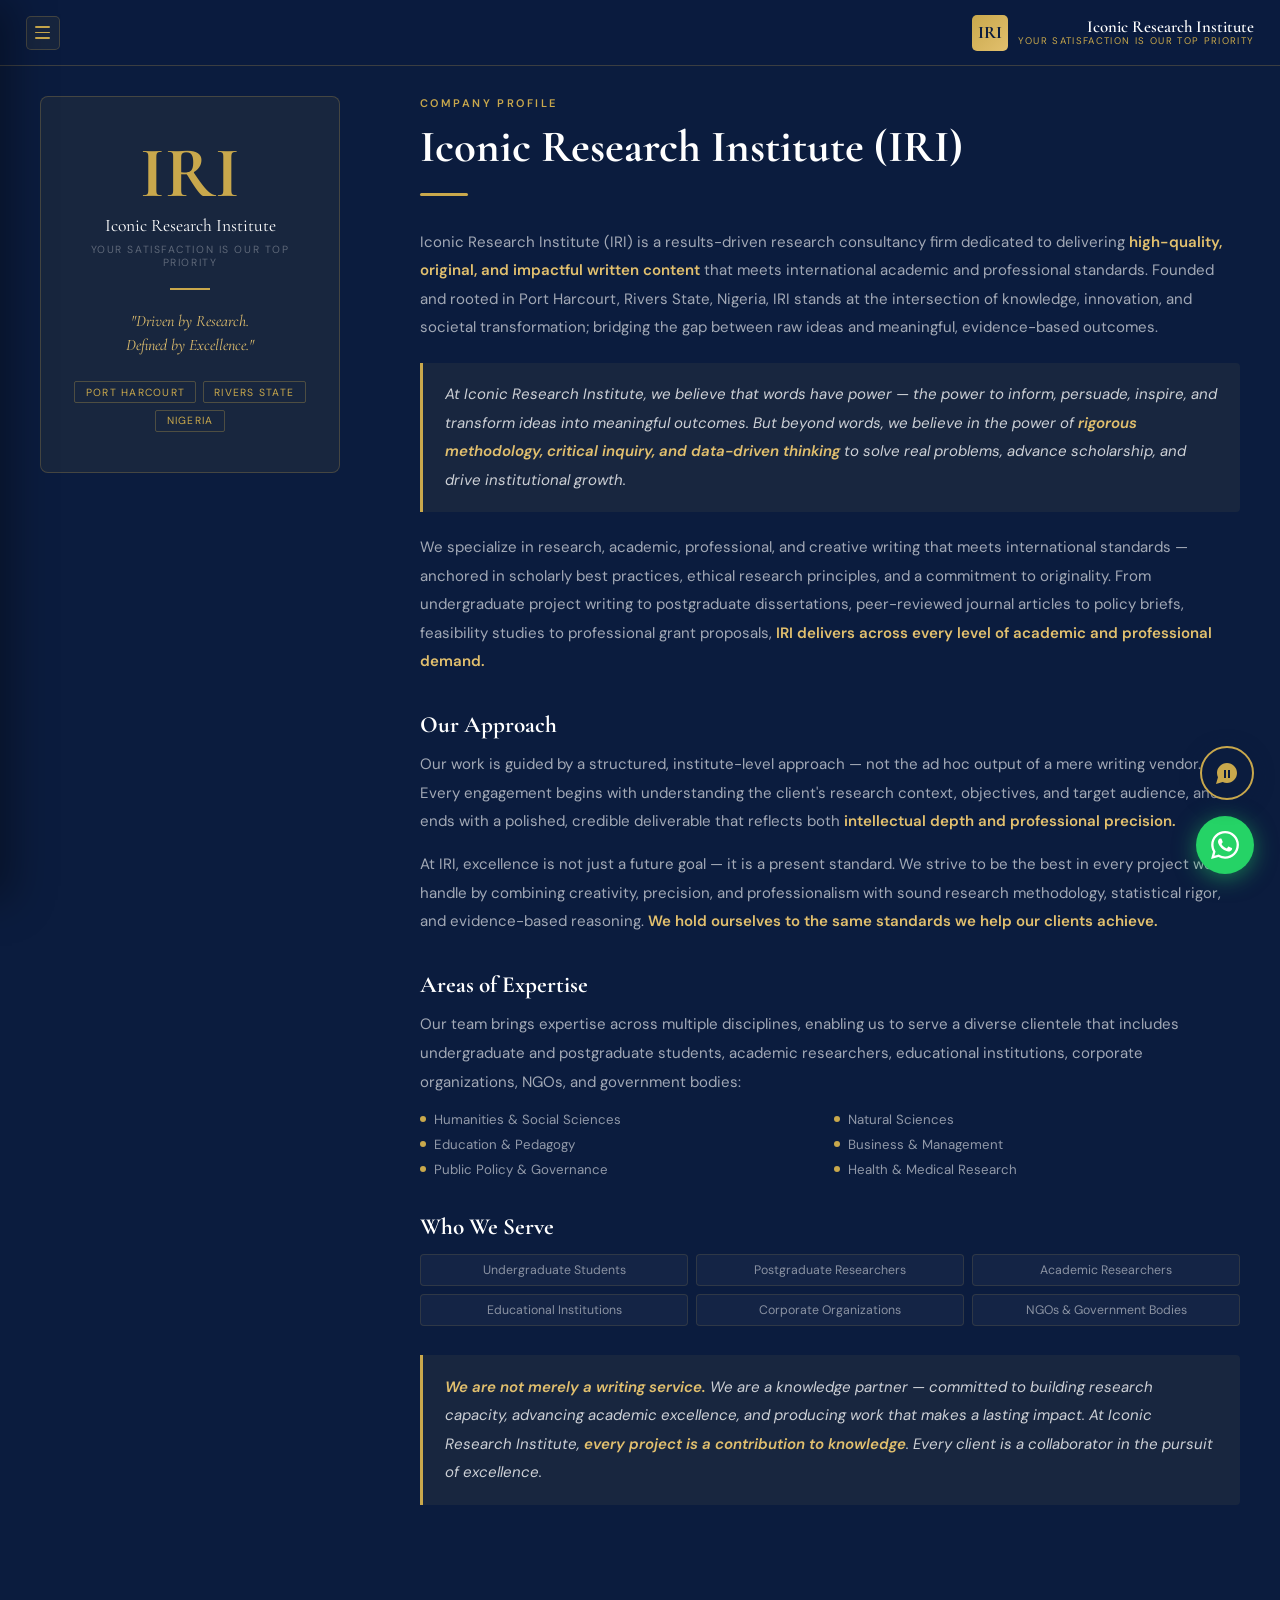
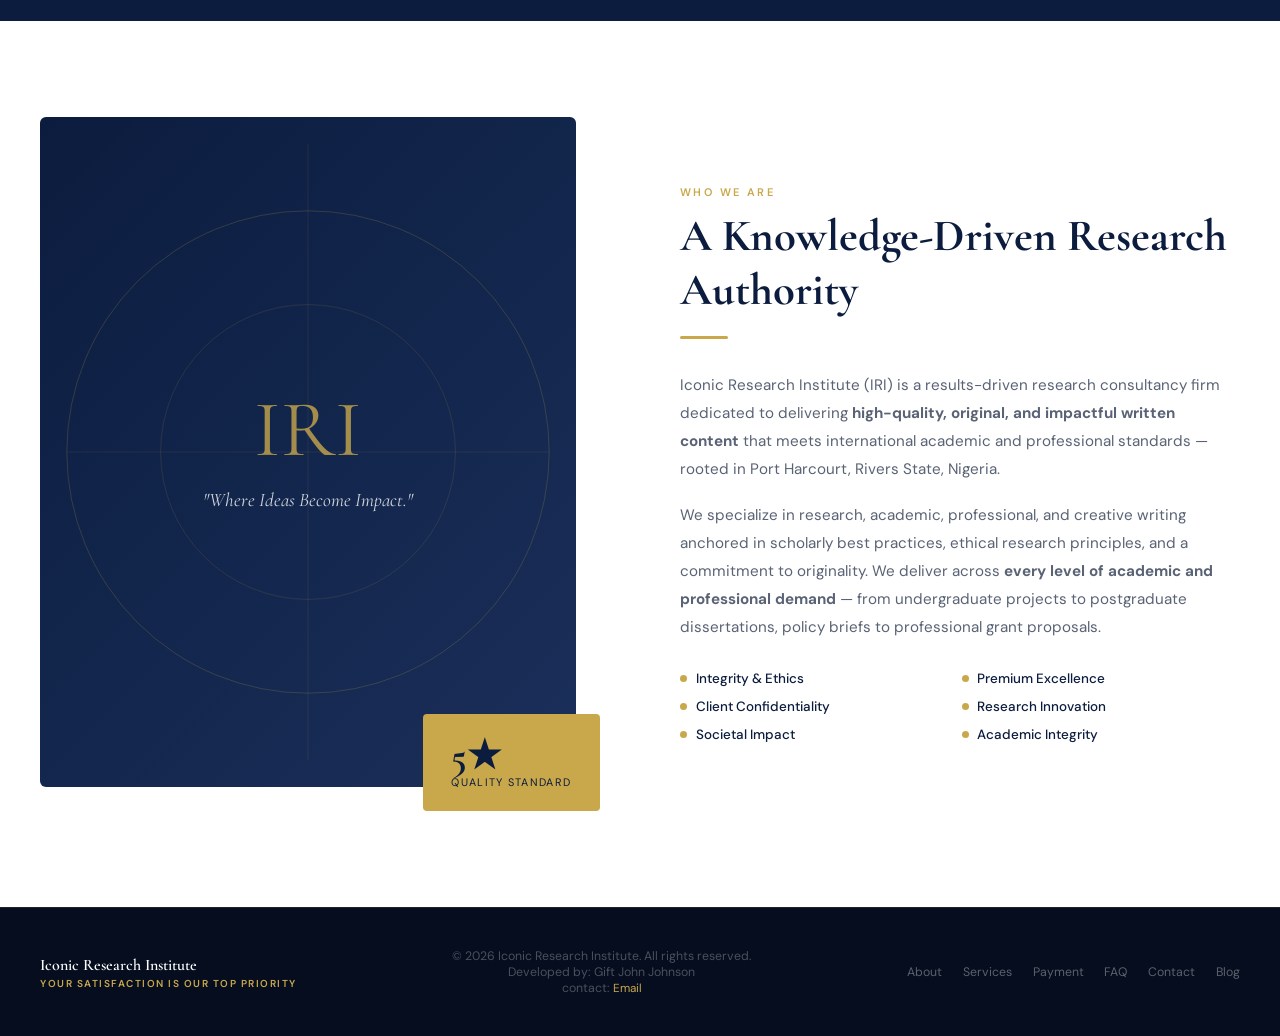
<file: about.html>
<!DOCTYPE html>
<html lang="en">
<head>

  <meta charset="UTF-8"/>
  <meta name="viewport" content="width=device-width, initial-scale=1.0">
  <title>About Us | Iconic Research Institute – Port Harcourt, Nigeria</title>
  <meta name="description" content="Learn about Iconic Research Institute (IRI) — our company profile, mission, values, and areas of expertise in academic research and professional writing based in Port Harcourt, Nigeria.">
  <meta name="keywords" content="research institute Nigeria, academic writing Port Harcourt, thesis writing Nigeria, data analysis SPSS, research proposal, dissertation help Nigeria, iconic research institute, IRI, IPWS">
  <meta name="author" content="Iconic Research Institute">
  <meta name="robots" content="index, follow">
  <!-- .org is the official canonical domain. .com should 301-redirect to .org at the registrar/DNS level (see setup guide). -->
  <link rel="canonical" href="https://www.iconicresearchinstitute.org/about.html">
  <link rel="icon" href="/favicon.ico" sizes="any">
  <link rel="icon" type="image/png" sizes="32x32" href="/favicon-32x32.png">
  <link rel="apple-touch-icon" href="/apple-touch-icon.png">
  <link rel="manifest" href="/manifest.json">
  <meta name="theme-color" content="#0B1C3E">
  <meta property="og:type" content="website">
  <meta property="og:url" content="https://www.iconicresearchinstitute.org/about.html">
  <meta property="og:site_name" content="Iconic Research Institute">
  <meta property="og:title" content="About Us | Iconic Research Institute – Port Harcourt, Nigeria">
  <meta property="og:description" content="Learn about Iconic Research Institute (IRI) — our company profile, mission, values, and areas of expertise in academic research and professional writing.">
  <meta property="og:image" content="https://www.iconicresearchinstitute.org/og-image.png">
  <meta property="og:image:width" content="1200">
  <meta property="og:image:height" content="630">
  <meta name="twitter:card" content="summary_large_image"/>
  <meta name="twitter:site" content="@Iconic0127"/>
  <meta name="twitter:title" content="About Us | Iconic Research Institute – Port Harcourt, Nigeria"/>
  <meta name="twitter:description" content="Learn about Iconic Research Institute (IRI) — our company profile, mission, values, and areas of expertise in academic research and professional writing."/>
  <meta name="twitter:image" content="https://www.iconicresearchinstitute.org/og-image.png"/>
  <script type="application/ld+json">
  {"@context":"https://schema.org","@type":"ProfessionalService","name":"Iconic Research Institute","alternateName":["IRI","IPWS"],"url":"https://www.iconicresearchinstitute.org","description":"Premium academic research, writing, data analysis, and professional consultancy based in Port Harcourt, Nigeria.","address":{"@type":"PostalAddress","addressLocality":"Port Harcourt","addressRegion":"Rivers State","addressCountry":"NG"},"telephone":"+2347063068958","email":"iconicprofessionalwritingsrvs@gmail.com","contactPoint":{"@type":"ContactPoint","telephone":"+2347063068958","contactType":"customer service","availableLanguage":"English"},"sameAs":["https://www.instagram.com/ipws_research_institute","https://x.com/Iconic0127","https://t.me/ipws_research_institutue","https://youtube.com/@iconicresearchinstitute","https://www.tiktok.com/@iconicresearchinstitute","https://iconicresearchinstitute.blogspot.com"],"serviceType":["Academic Writing","Research Consultancy","Data Analysis","Business Plan Writing","Thesis Support","Training"]}
  </script>
  <link href="https://fonts.googleapis.com/css2?family=Cormorant+Garamond:ital,wght@0,400;0,600;0,700;1,600&family=DM+Sans:wght@300;400;500;600&display=swap" rel="stylesheet"/>
  <link rel="stylesheet" href="styles.css">

</head>
<body>

<!-- WHATSAPP FLOAT -->
<a href="https://wa.link/nk85lv" class="wa-float" target="_blank" rel="noopener" aria-label="Chat on WhatsApp">
  <span class="wa-tip">Chat on WhatsApp</span>
  <svg viewBox="0 0 24 24"><path d="M17.472 14.382c-.297-.149-1.758-.867-2.03-.967-.273-.099-.471-.148-.67.15-.197.297-.767.966-.94 1.164-.173.199-.347.223-.644.075-.297-.15-1.255-.463-2.39-1.475-.883-.788-1.48-1.761-1.653-2.059-.173-.297-.018-.458.13-.606.134-.133.298-.347.446-.52.149-.174.198-.298.298-.497.099-.198.05-.371-.025-.52-.075-.149-.669-1.612-.916-2.207-.242-.579-.487-.5-.669-.51-.173-.008-.371-.01-.57-.01-.198 0-.52.074-.792.372-.272.297-1.04 1.016-1.04 2.479 0 1.462 1.065 2.875 1.213 3.074.149.198 2.096 3.2 5.077 4.487.709.306 1.262.489 1.694.625.712.227 1.36.195 1.871.118.571-.085 1.758-.719 2.006-1.413.248-.694.248-1.289.173-1.413-.074-.124-.272-.198-.57-.347m-5.421 7.403h-.004a9.87 9.87 0 01-5.031-1.378l-.361-.214-3.741.982.998-3.648-.235-.374a9.86 9.86 0 01-1.51-5.26c.001-5.45 4.436-9.884 9.888-9.884 2.64 0 5.122 1.03 6.988 2.898a9.825 9.825 0 012.893 6.994c-.003 5.45-4.437 9.884-9.885 9.884m8.413-18.297A11.815 11.815 0 0012.05 0C5.495 0 .16 5.335.157 11.892c0 2.096.547 4.142 1.588 5.945L.057 24l6.305-1.654a11.882 11.882 0 005.683 1.448h.005c6.554 0 11.89-5.335 11.893-11.893a11.821 11.821 0 00-3.48-8.413z"/></svg>
</a>

<!-- AI CHAT FLOAT -->
<div class="chat-float" onclick="toggleBot()" id="chatBtn" aria-label="IRI Assist Bot">
  <span class="chat-tip">IRI Assist Bot</span>
  <svg viewBox="0 0 24 24"><path d="M12 2C6.48 2 2 6.48 2 12c0 1.54.36 2.98.97 4.29L1 23l6.71-1.97C9.02 21.64 10.46 22 12 22c5.52 0 10-4.48 10-10S17.52 2 12 2zm-1 15H9V9h2v8zm4 0h-2V9h2v8z"/></svg>
</div>

<!-- BOT OVERLAY -->
<div class="bot-overlay" id="botOverlay" onclick="toggleBot()"></div>

<!-- BOT WINDOW -->
<div class="bot-window" id="botWindow">
  <div class="bot-head">
    <div class="bot-avatar">🤖</div>
    <div>
      <div class="bot-name">IRI Assist Bot</div>
      <div class="bot-status">Online</div>
    </div>
    <button class="bot-close" onclick="toggleBot()">✕</button>
  </div>
  <!-- Pre-chat form -->
  <div class="bot-prechat" id="botPrechat">
    <div style="text-align:center;font-size:2rem;margin-bottom:.3rem">✦</div>
    <div class="bot-prechat-title">Welcome to IRI Assist!</div>
    <div class="bot-prechat-sub">Please share your details so we can assist you better and follow up if needed.</div>
    <div>
      <label>Full Name *</label>
      <input type="text" id="bc-name" placeholder="e.g. John Doe"/>
    </div>
    <div>
      <label>Phone Number *</label>
      <input type="tel" id="bc-phone" placeholder="e.g. +234 803 000 0000"/>
    </div>
    <div>
      <label>Email Address *</label>
      <input type="email" id="bc-email" placeholder="e.g. john@example.com"/>
    </div>
    <button class="bot-start" onclick="startChat()">Start Chat →</button>
  </div>
  <!-- Chat area (hidden until pre-chat filled) -->
  <div id="botChat" style="display:none;flex-direction:column;flex:1;overflow:hidden">
    <div class="bot-msgs" id="botMsgs"></div>
    <div class="bot-chips" id="botChips"></div>
    <div class="bot-input">
      <input type="text" id="botInput" placeholder="Type your message…" onkeydown="if(event.key==='Enter')sendBotMsg()"/>
      <button class="bot-send" onclick="sendBotMsg()">
        <svg viewBox="0 0 24 24"><path d="M2.01 21L23 12 2.01 3 2 10l15 2-15 2z"/></svg>
      </button>
    </div>
  </div>
</div>


<!-- NAVBAR -->
<header>
  <button class="hamburger" id="hamburgerBtn" onclick="toggleMenu()" aria-label="Open menu" aria-expanded="false" aria-controls="navDrawer">
    <span></span><span></span><span></span>
  </button>
  <a href="index.html" class="logo">
    <div class="logo-txt">Iconic Research Institute<span>Your Satisfaction is Our Top Priority</span></div>
    <div class="logo-badge">IRI</div>
  </a>
</header>

<!-- NAV DRAWER -->
<div class="nav-overlay" id="navOverlay" onclick="closeMenu()"></div>
<nav class="nav-drawer" id="navDrawer" aria-label="Main menu">
  <div class="drawer-head">
    <div class="drawer-badge">IRI</div>
    <div class="drawer-title">Iconic Research Institute<span>Your Satisfaction is Our Top Priority</span></div>
    <button class="drawer-close" onclick="closeMenu()" aria-label="Close menu">✕</button>
  </div>
  <div class="drawer-links">
    <a href="index.html" onclick="closeMenu()"><span>Home</span></a>
    <a href="about.html" onclick="closeMenu()"><span>About</span></a>
    <a href="service.html" onclick="closeMenu()"><span>Services</span></a>
    <a href="payment.html" onclick="closeMenu()"><span>Payment</span></a>
    <a href="index.html#faq" onclick="closeMenu()"><span>FAQ</span></a>
    <a href="index.html#contact" onclick="closeMenu()"><span>Contact</span></a>
    <a href="#" onclick="closeMenu();showComingSoon('Client Portal');return false;"><span>Client Portal</span></a>
  </div>
  <a href="https://wa.link/nk85lv" class="drawer-cta" target="_blank">Get Started</a>
</nav>
<!-- COMING SOON MODAL -->
<div class="soon-overlay" id="soonOverlay" onclick="closeComingSoon()"></div>
<div class="soon-modal" id="soonModal" role="dialog" aria-modal="true" aria-labelledby="soonTitle">
  <div class="soon-icon">🚧</div>
  <h3 class="soon-title" id="soonTitle">Coming Soon</h3>
  <p class="soon-text" id="soonText">This feature is currently under development. We're working on it and will have it live soon!</p>
  <button class="soon-close" onclick="closeComingSoon()">Got It</button>
</div>




<section id="profile" class="sec">
  <div class="container">
    <div class="profile-grid">
      <div class="profile-card reveal">
        <div class="pcard-iri">IRI</div>
        <div class="pcard-name">Iconic Research Institute</div>
        <div class="pcard-sub">Your Satisfaction is Our Top Priority</div>
        <div class="pcard-bar"></div>
        <div class="pcard-tag">"Driven by Research.<br>Defined by Excellence."</div>
        <div class="pcard-chips">
          <span class="pchip">Port Harcourt</span>
          <span class="pchip">Rivers State</span>
          <span class="pchip">Nigeria</span>
        </div>
      </div>
      <div class="profile-body reveal">
        <div class="sec-lbl" style="color:var(--gold)">Company Profile</div>
        <h2 class="sec-h2 light">Iconic Research Institute (IRI)</h2>
        <div class="gold-bar"></div>
        <p>Iconic Research Institute (IRI) is a results-driven research consultancy firm dedicated to delivering <strong>high-quality, original, and impactful written content</strong> that meets international academic and professional standards. Founded and rooted in Port Harcourt, Rivers State, Nigeria, IRI stands at the intersection of knowledge, innovation, and societal transformation; bridging the gap between raw ideas and meaningful, evidence-based outcomes.</p>
        <div class="profile-hl"><p>At Iconic Research Institute, we believe that words have power — the power to inform, persuade, inspire, and transform ideas into meaningful outcomes. But beyond words, we believe in the power of <strong>rigorous methodology, critical inquiry, and data-driven thinking</strong> to solve real problems, advance scholarship, and drive institutional growth.</p></div>
        <p>We specialize in research, academic, professional, and creative writing that meets international standards — anchored in scholarly best practices, ethical research principles, and a commitment to originality. From undergraduate project writing to postgraduate dissertations, peer-reviewed journal articles to policy briefs, feasibility studies to professional grant proposals, <strong>IRI delivers across every level of academic and professional demand.</strong></p>
        <h3>Our Approach</h3>
        <p>Our work is guided by a structured, institute-level approach — not the ad hoc output of a mere writing vendor. Every engagement begins with understanding the client's research context, objectives, and target audience, and ends with a polished, credible deliverable that reflects both <strong>intellectual depth and professional precision.</strong></p>
        <p>At IRI, excellence is not just a future goal — it is a present standard. We strive to be the best in every project we handle by combining creativity, precision, and professionalism with sound research methodology, statistical rigor, and evidence-based reasoning. <strong>We hold ourselves to the same standards we help our clients achieve.</strong></p>
        <h3>Areas of Expertise</h3>
        <p>Our team brings expertise across multiple disciplines, enabling us to serve a diverse clientele that includes undergraduate and postgraduate students, academic researchers, educational institutions, corporate organizations, NGOs, and government bodies:</p>
        <div class="exp-grid">
          <div class="exp-item"><span class="exp-dot"></span>Humanities &amp; Social Sciences</div>
          <div class="exp-item"><span class="exp-dot"></span>Natural Sciences</div>
          <div class="exp-item"><span class="exp-dot"></span>Education &amp; Pedagogy</div>
          <div class="exp-item"><span class="exp-dot"></span>Business &amp; Management</div>
          <div class="exp-item"><span class="exp-dot"></span>Public Policy &amp; Governance</div>
          <div class="exp-item"><span class="exp-dot"></span>Health &amp; Medical Research</div>
        </div>
        <h3>Who We Serve</h3>
        <div class="client-grid">
          <div class="client-item">Undergraduate Students</div>
          <div class="client-item">Postgraduate Researchers</div>
          <div class="client-item">Academic Researchers</div>
          <div class="client-item">Educational Institutions</div>
          <div class="client-item">Corporate Organizations</div>
          <div class="client-item">NGOs &amp; Government Bodies</div>
        </div>
        <div class="profile-hl" style="margin-top:1.8rem"><p><strong>We are not merely a writing service.</strong> We are a knowledge partner — committed to building research capacity, advancing academic excellence, and producing work that makes a lasting impact. At Iconic Research Institute, <strong>every project is a contribution to knowledge</strong>. Every client is a collaborator in the pursuit of excellence.</p></div>
      </div>
    </div>
  </div>
</section>

<section id="about" class="sec" style="background:#fff">
  <div class="container">
    <div class="about-grid">
      <div class="reveal" style="position:relative;padding-bottom:1.5rem;padding-right:1.5rem">
        <div class="about-frame">
          <div class="about-overlay">
            <div class="about-big">IRI</div>
            <p class="about-qt">"Where Ideas Become Impact."</p>
          </div>
        </div>
        <div class="about-badge"><div class="big">5★</div><div class="sm">Quality Standard</div></div>
      </div>
      <div class="about-wrap reveal">
        <div class="sec-lbl">Who We Are</div>
        <h2 class="sec-h2">A Knowledge-Driven Research Authority</h2>
        <div class="gold-bar"></div>
        <p>Iconic Research Institute (IRI) is a results-driven research consultancy firm dedicated to delivering <strong>high-quality, original, and impactful written content</strong> that meets international academic and professional standards — rooted in Port Harcourt, Rivers State, Nigeria.</p>
        <p>We specialize in research, academic, professional, and creative writing anchored in scholarly best practices, ethical research principles, and a commitment to originality. We deliver across <strong>every level of academic and professional demand</strong> — from undergraduate projects to postgraduate dissertations, policy briefs to professional grant proposals.</p>
        <div class="values">
          <div class="val-tag"><span class="val-dot"></span>Integrity &amp; Ethics</div>
          <div class="val-tag"><span class="val-dot"></span>Premium Excellence</div>
          <div class="val-tag"><span class="val-dot"></span>Client Confidentiality</div>
          <div class="val-tag"><span class="val-dot"></span>Research Innovation</div>
          <div class="val-tag"><span class="val-dot"></span>Societal Impact</div>
          <div class="val-tag"><span class="val-dot"></span>Academic Integrity</div>
        </div>
      </div>
    </div>
  </div>
</section>

<!-- FOOTER -->
<footer>
  <div class="foot-inner">
    <div class="foot-brand">Iconic Research Institute<small>Your Satisfaction is Our Top Priority</small></div>
    <div class="foot-copy">
      © 2026 Iconic Research Institute. All rights reserved.<br>
            <div>Developed by: Gift John Johnson<br>
      <label>contact:</label>
      <a href="mailto:johnsonjnr205@gmail.com" target="_blank">Email</a>
      </div>
    </div>
    <div class="foot-links">
      <a href="about.html">About</a>
      <a href="service.html">Services</a>
      <a href="payment.html">Payment</a>
      <a href="index.html#faq">FAQ</a>
      <a href="index.html#contact">Contact</a>
      <a href="https://iconicresearchinstitute.blogspot.com/?m=1" target="_blank">Blog</a>
    </div>
  </div>
</footer>



<script src="script.js"></script>
</body>
</html>
</file>
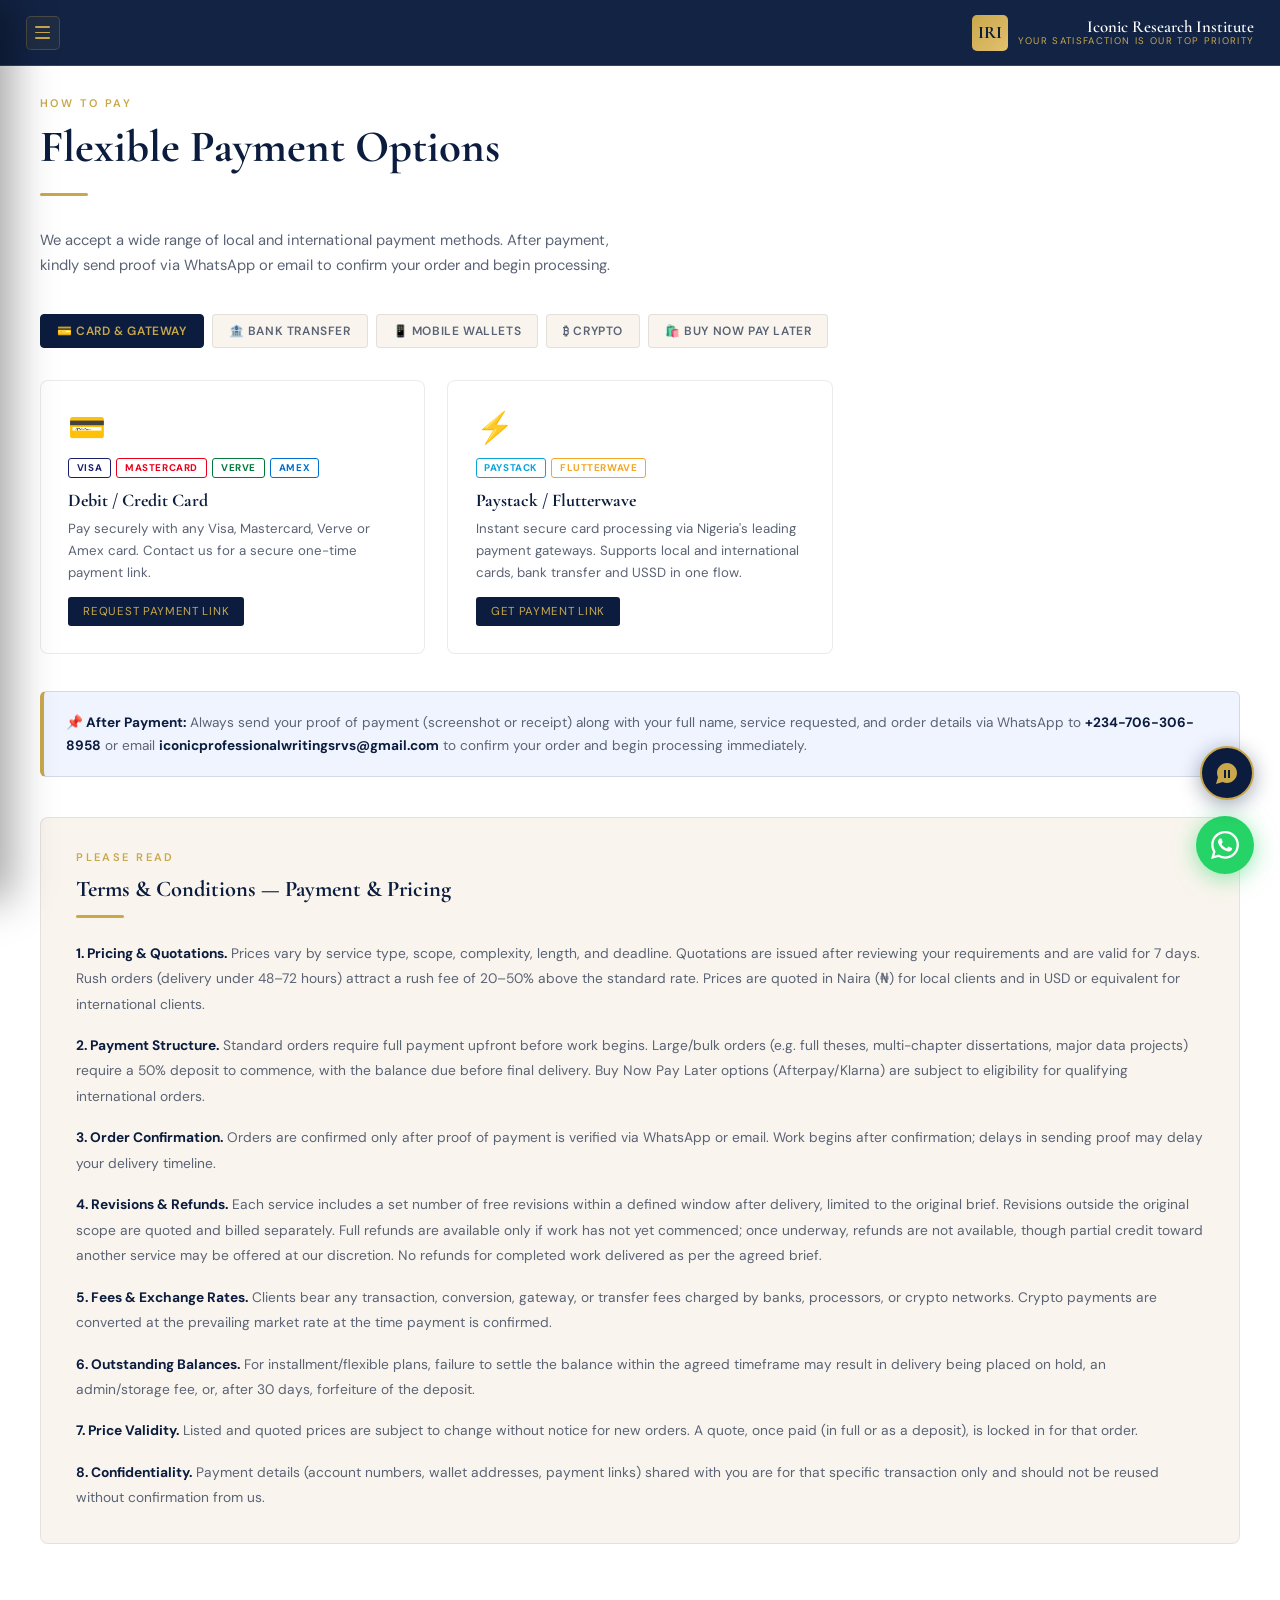
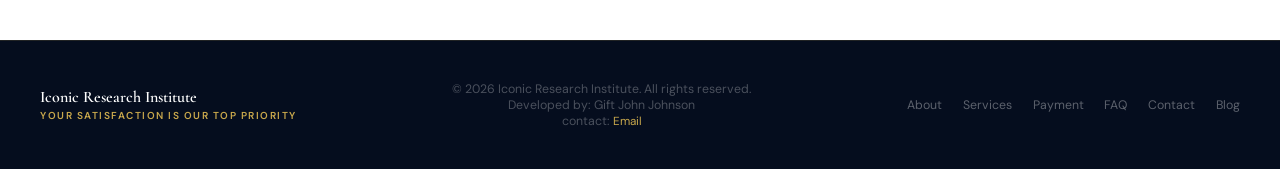
<file: payment.html>
<!DOCTYPE html>
<html lang="en">
<head>

  <meta charset="UTF-8"/>
  <meta name="viewport" content="width=device-width, initial-scale=1.0">
  <title>Payment Options | Iconic Research Institute – Port Harcourt, Nigeria</title>
  <meta name="description" content="See all the ways to pay Iconic Research Institute: bank transfer, cards, mobile wallets, crypto, and buy-now-pay-later.">
  <meta name="keywords" content="research institute Nigeria, academic writing Port Harcourt, thesis writing Nigeria, data analysis SPSS, research proposal, dissertation help Nigeria, iconic research institute, IRI, IPWS">
  <meta name="author" content="Iconic Research Institute">
  <meta name="robots" content="index, follow">
  <!-- .org is the official canonical domain. .com should 301-redirect to .org at the registrar/DNS level (see setup guide). -->
  <link rel="canonical" href="https://www.iconicresearchinstitute.org/payment.html">
  <link rel="icon" href="/favicon.ico" sizes="any">
  <link rel="icon" type="image/png" sizes="32x32" href="/favicon-32x32.png">
  <link rel="apple-touch-icon" href="/apple-touch-icon.png">
  <link rel="manifest" href="/manifest.json">
  <meta name="theme-color" content="#0B1C3E">
  <meta property="og:type" content="website">
  <meta property="og:url" content="https://www.iconicresearchinstitute.org/payment.html">
  <meta property="og:site_name" content="Iconic Research Institute">
  <meta property="og:title" content="Payment Options | Iconic Research Institute – Port Harcourt, Nigeria">
  <meta property="og:description" content="See all the ways to pay Iconic Research Institute: bank transfer, cards, mobile wallets, crypto, and buy-now-pay-later.">
  <meta property="og:image" content="https://www.iconicresearchinstitute.org/og-image.png">
  <meta property="og:image:width" content="1200">
  <meta property="og:image:height" content="630">
  <meta name="twitter:card" content="summary_large_image"/>
  <meta name="twitter:site" content="@Iconic0127"/>
  <meta name="twitter:title" content="Payment Options | Iconic Research Institute – Port Harcourt, Nigeria"/>
  <meta name="twitter:description" content="See all the ways to pay Iconic Research Institute: bank transfer, cards, mobile wallets, crypto, and buy-now-pay-later."/>
  <meta name="twitter:image" content="https://www.iconicresearchinstitute.org/og-image.png"/>
  <script type="application/ld+json">
  {"@context":"https://schema.org","@type":"ProfessionalService","name":"Iconic Research Institute","alternateName":["IRI","IPWS"],"url":"https://www.iconicresearchinstitute.org","description":"Premium academic research, writing, data analysis, and professional consultancy based in Port Harcourt, Nigeria.","address":{"@type":"PostalAddress","addressLocality":"Port Harcourt","addressRegion":"Rivers State","addressCountry":"NG"},"telephone":"+2347063068958","email":"iconicprofessionalwritingsrvs@gmail.com","contactPoint":{"@type":"ContactPoint","telephone":"+2347063068958","contactType":"customer service","availableLanguage":"English"},"sameAs":["https://www.instagram.com/ipws_research_institute","https://x.com/Iconic0127","https://t.me/ipws_research_institutue","https://youtube.com/@iconicresearchinstitute","https://www.tiktok.com/@iconicresearchinstitute","https://iconicresearchinstitute.blogspot.com"],"serviceType":["Academic Writing","Research Consultancy","Data Analysis","Business Plan Writing","Thesis Support","Training"]}
  </script>
  <link href="https://fonts.googleapis.com/css2?family=Cormorant+Garamond:ital,wght@0,400;0,600;0,700;1,600&family=DM+Sans:wght@300;400;500;600&display=swap" rel="stylesheet"/>
  <link rel="stylesheet" href="styles.css">

</head>
<body>

<!-- WHATSAPP FLOAT -->
<a href="https://wa.link/nk85lv" class="wa-float" target="_blank" rel="noopener" aria-label="Chat on WhatsApp">
  <span class="wa-tip">Chat on WhatsApp</span>
  <svg viewBox="0 0 24 24"><path d="M17.472 14.382c-.297-.149-1.758-.867-2.03-.967-.273-.099-.471-.148-.67.15-.197.297-.767.966-.94 1.164-.173.199-.347.223-.644.075-.297-.15-1.255-.463-2.39-1.475-.883-.788-1.48-1.761-1.653-2.059-.173-.297-.018-.458.13-.606.134-.133.298-.347.446-.52.149-.174.198-.298.298-.497.099-.198.05-.371-.025-.52-.075-.149-.669-1.612-.916-2.207-.242-.579-.487-.5-.669-.51-.173-.008-.371-.01-.57-.01-.198 0-.52.074-.792.372-.272.297-1.04 1.016-1.04 2.479 0 1.462 1.065 2.875 1.213 3.074.149.198 2.096 3.2 5.077 4.487.709.306 1.262.489 1.694.625.712.227 1.36.195 1.871.118.571-.085 1.758-.719 2.006-1.413.248-.694.248-1.289.173-1.413-.074-.124-.272-.198-.57-.347m-5.421 7.403h-.004a9.87 9.87 0 01-5.031-1.378l-.361-.214-3.741.982.998-3.648-.235-.374a9.86 9.86 0 01-1.51-5.26c.001-5.45 4.436-9.884 9.888-9.884 2.64 0 5.122 1.03 6.988 2.898a9.825 9.825 0 012.893 6.994c-.003 5.45-4.437 9.884-9.885 9.884m8.413-18.297A11.815 11.815 0 0012.05 0C5.495 0 .16 5.335.157 11.892c0 2.096.547 4.142 1.588 5.945L.057 24l6.305-1.654a11.882 11.882 0 005.683 1.448h.005c6.554 0 11.89-5.335 11.893-11.893a11.821 11.821 0 00-3.48-8.413z"/></svg>
</a>

<!-- AI CHAT FLOAT -->
<div class="chat-float" onclick="toggleBot()" id="chatBtn" aria-label="IRI Assist Bot">
  <span class="chat-tip">IRI Assist Bot</span>
  <svg viewBox="0 0 24 24"><path d="M12 2C6.48 2 2 6.48 2 12c0 1.54.36 2.98.97 4.29L1 23l6.71-1.97C9.02 21.64 10.46 22 12 22c5.52 0 10-4.48 10-10S17.52 2 12 2zm-1 15H9V9h2v8zm4 0h-2V9h2v8z"/></svg>
</div>

<!-- BOT OVERLAY -->
<div class="bot-overlay" id="botOverlay" onclick="toggleBot()"></div>

<!-- BOT WINDOW -->
<div class="bot-window" id="botWindow">
  <div class="bot-head">
    <div class="bot-avatar">🤖</div>
    <div>
      <div class="bot-name">IRI Assist Bot</div>
      <div class="bot-status">Online</div>
    </div>
    <button class="bot-close" onclick="toggleBot()">✕</button>
  </div>
  <!-- Pre-chat form -->
  <div class="bot-prechat" id="botPrechat">
    <div style="text-align:center;font-size:2rem;margin-bottom:.3rem">✦</div>
    <div class="bot-prechat-title">Welcome to IRI Assist!</div>
    <div class="bot-prechat-sub">Please share your details so we can assist you better and follow up if needed.</div>
    <div>
      <label>Full Name *</label>
      <input type="text" id="bc-name" placeholder="e.g. John Doe"/>
    </div>
    <div>
      <label>Phone Number *</label>
      <input type="tel" id="bc-phone" placeholder="e.g. +234 803 000 0000"/>
    </div>
    <div>
      <label>Email Address *</label>
      <input type="email" id="bc-email" placeholder="e.g. john@example.com"/>
    </div>
    <button class="bot-start" onclick="startChat()">Start Chat →</button>
  </div>
  <!-- Chat area (hidden until pre-chat filled) -->
  <div id="botChat" style="display:none;flex-direction:column;flex:1;overflow:hidden">
    <div class="bot-msgs" id="botMsgs"></div>
    <div class="bot-chips" id="botChips"></div>
    <div class="bot-input">
      <input type="text" id="botInput" placeholder="Type your message…" onkeydown="if(event.key==='Enter')sendBotMsg()"/>
      <button class="bot-send" onclick="sendBotMsg()">
        <svg viewBox="0 0 24 24"><path d="M2.01 21L23 12 2.01 3 2 10l15 2-15 2z"/></svg>
      </button>
    </div>
  </div>
</div>


<!-- NAVBAR -->
<header>
  <button class="hamburger" id="hamburgerBtn" onclick="toggleMenu()" aria-label="Open menu" aria-expanded="false" aria-controls="navDrawer">
    <span></span><span></span><span></span>
  </button>
  <a href="index.html" class="logo">
    <div class="logo-txt">Iconic Research Institute<span>Your Satisfaction is Our Top Priority</span></div>
    <div class="logo-badge">IRI</div>
  </a>
</header>

<!-- NAV DRAWER -->
<div class="nav-overlay" id="navOverlay" onclick="closeMenu()"></div>
<nav class="nav-drawer" id="navDrawer" aria-label="Main menu">
  <div class="drawer-head">
    <div class="drawer-badge">IRI</div>
    <div class="drawer-title">Iconic Research Institute<span>Your Satisfaction is Our Top Priority</span></div>
    <button class="drawer-close" onclick="closeMenu()" aria-label="Close menu">✕</button>
  </div>
  <div class="drawer-links">
    <a href="index.html" onclick="closeMenu()"><span>Home</span></a>
    <a href="about.html" onclick="closeMenu()"><span>About</span></a>
    <a href="service.html" onclick="closeMenu()"><span>Services</span></a>
    <a href="payment.html" onclick="closeMenu()"><span>Payment</span></a>
    <a href="index.html#faq" onclick="closeMenu()"><span>FAQ</span></a>
    <a href="index.html#contact" onclick="closeMenu()"><span>Contact</span></a>
    <a href="#" onclick="closeMenu();showComingSoon('Client Portal');return false;"><span>Client Portal</span></a>
  </div>
  <a href="https://wa.link/nk85lv" class="drawer-cta" target="_blank">Get Started</a>
</nav>
<!-- COMING SOON MODAL -->
<div class="soon-overlay" id="soonOverlay" onclick="closeComingSoon()"></div>
<div class="soon-modal" id="soonModal" role="dialog" aria-modal="true" aria-labelledby="soonTitle">
  <div class="soon-icon">🚧</div>
  <h3 class="soon-title" id="soonTitle">Coming Soon</h3>
  <p class="soon-text" id="soonText">This feature is currently under development. We're working on it and will have it live soon!</p>
  <button class="soon-close" onclick="closeComingSoon()">Got It</button>
</div>




<section id="payment" class="sec" style="background:#fff">
  <div class="container">
    <div class="pay-intro reveal">
      <div class="sec-lbl">How to Pay</div>
      <h2 class="sec-h2">Flexible Payment Options</h2>
      <div class="gold-bar"></div>
      <p style="color:var(--muted);font-size:.92rem;line-height:1.75">We accept a wide range of local and international payment methods. After payment, kindly send proof via WhatsApp or email to confirm your order and begin processing.</p>
    </div>
    <div class="pay-tabs reveal">
      <button class="ptab active" onclick="showPay('card',this)">💳 Card &amp; Gateway</button>
      <button class="ptab" onclick="showPay('bank',this)">🏦 Bank Transfer</button>
      <button class="ptab" onclick="showPay('mobile',this)">📱 Mobile Wallets</button>
      <button class="ptab" onclick="showPay('crypto',this)">₿ Crypto</button>
      <button class="ptab" onclick="showPay('bnpl',this)">🛍️ Buy Now Pay Later</button>
    </div>

    <div id="ptab-card" class="ppanel active">
      <div class="pcard reveal"><div class="picon">💳</div><div class="pbrow"><span class="pb pb-visa">VISA</span><span class="pb pb-mc">Mastercard</span><span class="pb pb-verve">Verve</span><span class="pb pb-amex">Amex</span></div><div class="ptitle">Debit / Credit Card</div><div class="pdetail">Pay securely with any Visa, Mastercard, Verve or Amex card. Contact us for a secure one-time payment link.</div><a href="https://wa.link/nk85lv" class="plink" target="_blank">Request Payment Link</a></div>
      <div class="pcard reveal"><div class="picon">⚡</div><div class="pbrow"><span class="pb pb-ps">Paystack</span><span class="pb pb-fw">Flutterwave</span></div><div class="ptitle">Paystack / Flutterwave</div><div class="pdetail">Instant secure card processing via Nigeria's leading payment gateways. Supports local and international cards, bank transfer and USSD in one flow.</div><a href="https://wa.link/nk85lv" class="plink" target="_blank">Get Payment Link</a></div>
    </div>

    <div id="ptab-bank" class="ppanel">
      <div class="pcard reveal"><div class="picon">🏦</div><div class="ptitle">Bank Transfer (Access Bank)</div><div class="pdetail"><strong>Bank:</strong> Access Bank<br><strong>Account Name:</strong> Iconic Research Institute<br><strong>Account No:</strong> <span style="font-size:1.05rem;font-weight:700;color:var(--navy)">1231253261</span><br><br>Send proof of payment via WhatsApp after transfer.</div><button class="pcopy" onclick="copyTxt('1231253261',this)">Copy Account No.</button></div>
      <div class="pcard reveal"><div class="picon">📟</div><div class="ptitle">USSD Payment</div><div class="pdetail"><strong>Access Bank USSD:</strong><br>Dial <strong>*901#</strong> → Transfer → Account: <strong>1231253261</strong><br>(Name: Iconic Research Institute)<br><br>Works on any mobile phone. No internet required.</div><button class="pcopy" onclick="copyTxt('*901#',this)">Copy USSD Code</button></div>
      <div class="pcard reveal"><div class="picon">🌍</div><div class="ptitle">PayPal (International)</div><div class="pdetail">For international clients only:<br><br><strong>iconicprofessionalwritingsrvs@gmail.com</strong><br><br>Send payment then confirm via WhatsApp or email. Nigerian clients should use Bank Transfer, USSD or Mobile Wallets for faster, fee-free processing.</div><button class="pcopy" onclick="copyTxt('iconicprofessionalwritingsrvs@gmail.com',this)">Copy Email</button></div>
    </div>

    <div id="ptab-mobile" class="ppanel">
      <div class="pcard reveal"><div class="picon">📱</div><div class="pbrow"><span class="pb pb-ap">Apple Pay</span><span class="pb pb-gp">Google Pay</span><span class="pb pb-sp">Samsung Pay</span></div><div class="ptitle">Apple / Google / Samsung Pay</div><div class="pdetail">Pay instantly using your digital wallet via a secure Paystack/Flutterwave checkout link. Contact us to receive a compatible payment link.</div><a href="https://wa.link/nk85lv" class="plink" target="_blank">Get Wallet Link</a></div>
      <div class="pcard reveal"><div class="picon">📲</div><div class="pbrow"><span class="pb pb-op">OPay</span><span class="pb pb-palm">PalmPay</span></div><div class="ptitle">OPay / PalmPay</div><div class="pdetail">Send to phone number: <strong>07063068958</strong><br><br>Confirm the recipient name shows <em>"Iconic Research Institute"</em> before completing.</div><button class="pcopy" onclick="copyTxt('07063068958',this)">Copy Phone No.</button></div>
      <div class="pcard reveal"><div class="picon">💜</div><div class="pbrow"><span class="pb pb-kuda">Kuda</span></div><div class="ptitle">Kuda Bank</div><div class="pdetail">Transfer via Kuda to Access Bank:<br><strong>Account No: 1231253261</strong><br><strong>Name: Iconic Research Institute</strong><br><br>Instant transfer. Send proof via WhatsApp.</div><button class="pcopy" onclick="copyTxt('1231253261',this)">Copy Account No.</button></div>
    </div>

    <div id="ptab-crypto" class="ppanel">
      <div class="pcard reveal"><div class="picon">₿</div><div class="pbrow"><span class="pb pb-btc">BTC</span><span class="pb pb-eth">ETH</span><span class="pb pb-usdt">USDT</span></div><div class="ptitle">Cryptocurrency</div><div class="pdetail">We accept Bitcoin, Ethereum, and USDT. Contact us via WhatsApp to receive your wallet address for the specific coin.</div><a href="https://wa.link/nk85lv" class="plink" target="_blank">Get Wallet Address</a></div>
      <div class="pcard reveal"><div class="picon">🔵</div><div class="pbrow"><span class="pb pb-cb">Coinbase Commerce</span></div><div class="ptitle">Coinbase Commerce</div><div class="pdetail">Pay securely via Coinbase Commerce. Supports BTC, ETH, USDT and more. Contact us to generate a dedicated payment request.</div><a href="https://wa.link/nk85lv" class="plink" target="_blank">Request Coinbase Link</a></div>
      <div class="pcard reveal"><div class="picon">🟡</div><div class="pbrow"><span class="pb pb-bnb">Binance Pay</span></div><div class="ptitle">Binance Pay</div><div class="pdetail">Pay using your Binance account via Binance Pay — zero transaction fees. Contact us to receive a Pay QR code or Pay ID.</div><a href="https://wa.link/nk85lv" class="plink" target="_blank">Request Binance Pay ID</a></div>
    </div>

    <div id="ptab-bnpl" class="ppanel">
      <div class="pcard reveal"><div class="picon">🛍️</div><div class="pbrow"><span class="pb pb-aft">Afterpay</span></div><div class="ptitle">Afterpay</div><div class="pdetail">Split into 4 interest-free installments. Available for eligible international clients. Contact us to set up an Afterpay checkout link.</div><a href="https://wa.link/nk85lv" class="plink" target="_blank">Enquire About Afterpay</a></div>
      <div class="pcard reveal"><div class="picon">🩷</div><div class="pbrow"><span class="pb pb-kl">Klarna</span></div><div class="ptitle">Klarna</div><div class="pdetail">Pay later or spread the cost with Klarna's flexible plans. Available for eligible international clients. Contact us to discuss options.</div><a href="https://wa.link/nk85lv" class="plink" target="_blank">Enquire About Klarna</a></div>
      <div class="pcard reveal"><div class="picon">💡</div><div class="ptitle">Flexible Payment Plan</div><div class="pdetail">For large orders, we offer a <strong>50% upfront / 50% on delivery</strong> arrangement for trusted clients. Chat with us to discuss the best plan.</div><a href="https://wa.link/nk85lv" class="plink" target="_blank">Discuss Payment Plan</a></div>
    </div>

    <div class="pay-note reveal">
      <strong>📌 After Payment:</strong> Always send your proof of payment (screenshot or receipt) along with your full name, service requested, and order details via WhatsApp to <strong>+234-706-306-8958</strong> or email <strong>iconicprofessionalwritingsrvs@gmail.com</strong> to confirm your order and begin processing immediately.
    </div>

    <div class="reveal" style="margin-top:2.5rem;background:var(--cream);border:1px solid rgba(0,0,0,.08);border-radius:8px;padding:2rem 2.2rem">
      <div class="sec-lbl">Please Read</div>
      <h3 style="font-family:'Cormorant Garamond',serif;font-size:1.4rem;font-weight:700;color:var(--navy);margin-bottom:.4rem">Terms &amp; Conditions — Payment &amp; Pricing</h3>
      <div class="gold-bar" style="margin:.8rem 0 1.4rem"></div>
      <div style="color:var(--muted);font-size:.86rem;line-height:1.85">
        <p style="margin-bottom:1rem"><strong style="color:var(--navy)">1. Pricing &amp; Quotations.</strong> Prices vary by service type, scope, complexity, length, and deadline. Quotations are issued after reviewing your requirements and are valid for 7 days. Rush orders (delivery under 48–72 hours) attract a rush fee of 20–50% above the standard rate. Prices are quoted in Naira (₦) for local clients and in USD or equivalent for international clients.</p>
        <p style="margin-bottom:1rem"><strong style="color:var(--navy)">2. Payment Structure.</strong> Standard orders require full payment upfront before work begins. Large/bulk orders (e.g. full theses, multi-chapter dissertations, major data projects) require a 50% deposit to commence, with the balance due before final delivery. Buy Now Pay Later options (Afterpay/Klarna) are subject to eligibility for qualifying international orders.</p>
        <p style="margin-bottom:1rem"><strong style="color:var(--navy)">3. Order Confirmation.</strong> Orders are confirmed only after proof of payment is verified via WhatsApp or email. Work begins after confirmation; delays in sending proof may delay your delivery timeline.</p>
        <p style="margin-bottom:1rem"><strong style="color:var(--navy)">4. Revisions &amp; Refunds.</strong> Each service includes a set number of free revisions within a defined window after delivery, limited to the original brief. Revisions outside the original scope are quoted and billed separately. Full refunds are available only if work has not yet commenced; once underway, refunds are not available, though partial credit toward another service may be offered at our discretion. No refunds for completed work delivered as per the agreed brief.</p>
        <p style="margin-bottom:1rem"><strong style="color:var(--navy)">5. Fees &amp; Exchange Rates.</strong> Clients bear any transaction, conversion, gateway, or transfer fees charged by banks, processors, or crypto networks. Crypto payments are converted at the prevailing market rate at the time payment is confirmed.</p>
        <p style="margin-bottom:1rem"><strong style="color:var(--navy)">6. Outstanding Balances.</strong> For installment/flexible plans, failure to settle the balance within the agreed timeframe may result in delivery being placed on hold, an admin/storage fee, or, after 30 days, forfeiture of the deposit.</p>
        <p style="margin-bottom:1rem"><strong style="color:var(--navy)">7. Price Validity.</strong> Listed and quoted prices are subject to change without notice for new orders. A quote, once paid (in full or as a deposit), is locked in for that order.</p>
        <p style="margin:0"><strong style="color:var(--navy)">8. Confidentiality.</strong> Payment details (account numbers, wallet addresses, payment links) shared with you are for that specific transaction only and should not be reused without confirmation from us.</p>
      </div>
    </div>
  </div>
</section>

<!-- FOOTER -->
<footer>
  <div class="foot-inner">
    <div class="foot-brand">Iconic Research Institute<small>Your Satisfaction is Our Top Priority</small></div>
    <div class="foot-copy">
      © 2026 Iconic Research Institute. All rights reserved.<br>
            <div>Developed by: Gift John Johnson<br>
      <label>contact:</label>
      <a href="mailto:johnsonjnr205@gmail.com" target="_blank">Email</a>
      </div>
    </div>
    <div class="foot-links">
      <a href="about.html">About</a>
      <a href="service.html">Services</a>
      <a href="payment.html">Payment</a>
      <a href="index.html#faq">FAQ</a>
      <a href="index.html#contact">Contact</a>
      <a href="https://iconicresearchinstitute.blogspot.com/?m=1" target="_blank">Blog</a>
    </div>
  </div>
</footer>



<script src="script.js"></script>
</body>
</html>
</file>
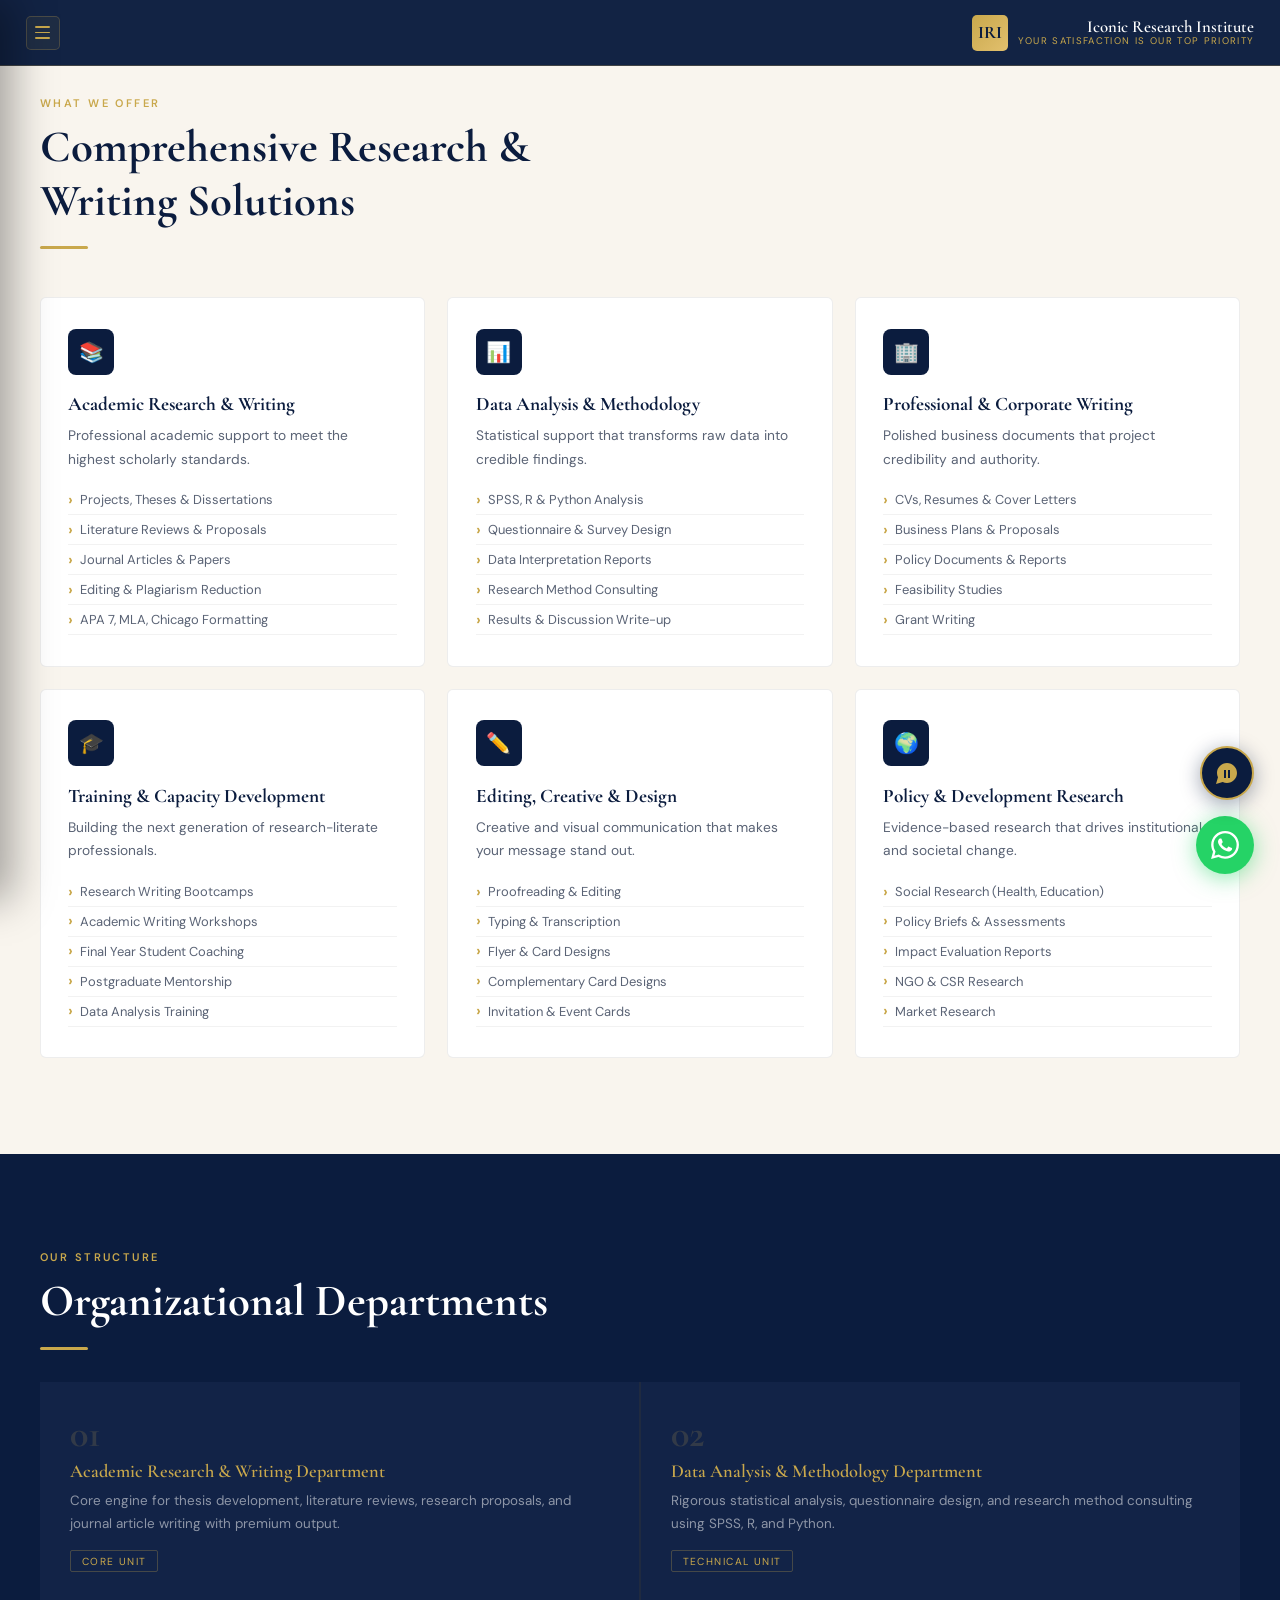
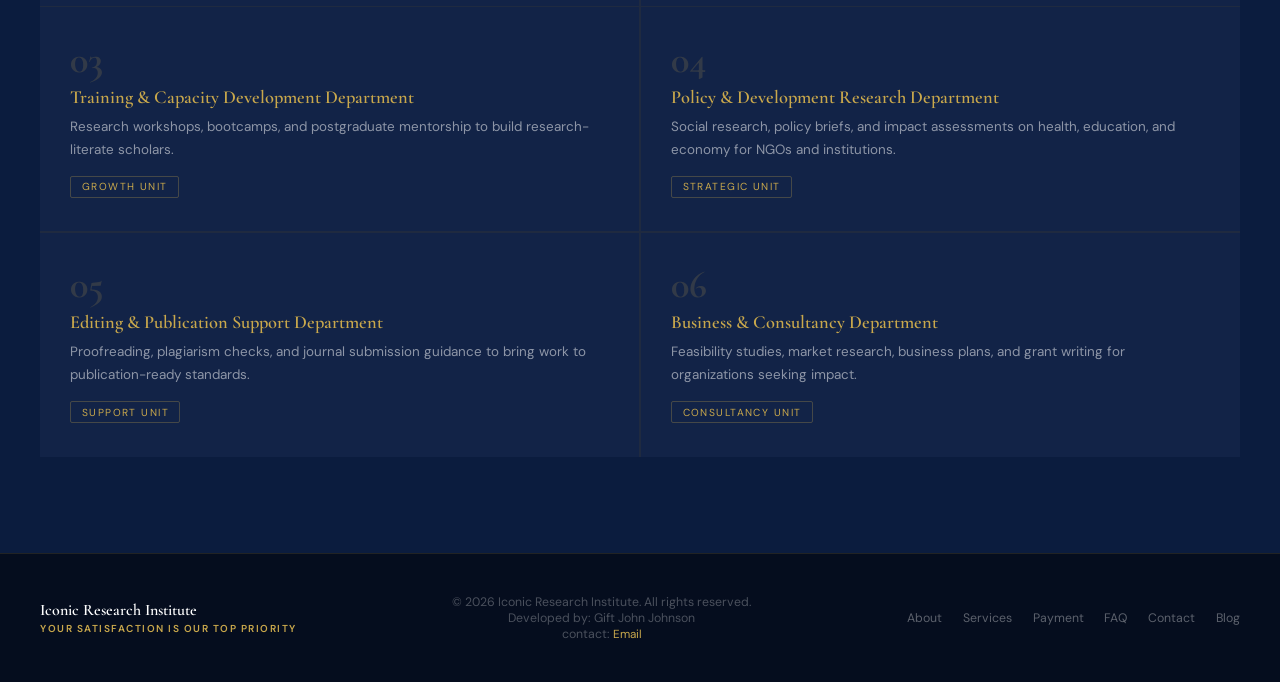
<file: service.html>
<!DOCTYPE html>
<html lang="en">
<head>

  <meta charset="UTF-8"/>
  <meta name="viewport" content="width=device-width, initial-scale=1.0">
  <title>Our Services | Iconic Research Institute – Port Harcourt, Nigeria</title>
  <meta name="description" content="Explore Iconic Research Institute's full range of services: academic writing, data analysis, professional writing, training, editing, and policy research — organized by department.">
  <meta name="keywords" content="research institute Nigeria, academic writing Port Harcourt, thesis writing Nigeria, data analysis SPSS, research proposal, dissertation help Nigeria, iconic research institute, IRI, IPWS">
  <meta name="author" content="Iconic Research Institute">
  <meta name="robots" content="index, follow">
  <!-- .org is the official canonical domain. .com should 301-redirect to .org at the registrar/DNS level (see setup guide). -->
  <link rel="canonical" href="https://www.iconicresearchinstitute.org/service.html">
  <link rel="icon" href="/favicon.ico" sizes="any">
  <link rel="icon" type="image/png" sizes="32x32" href="/favicon-32x32.png">
  <link rel="apple-touch-icon" href="/apple-touch-icon.png">
  <link rel="manifest" href="/manifest.json">
  <meta name="theme-color" content="#0B1C3E">
  <meta property="og:type" content="website">
  <meta property="og:url" content="https://www.iconicresearchinstitute.org/service.html">
  <meta property="og:site_name" content="Iconic Research Institute">
  <meta property="og:title" content="Our Services | Iconic Research Institute – Port Harcourt, Nigeria">
  <meta property="og:description" content="Explore Iconic Research Institute's full range of services: academic writing, data analysis, professional writing, training, editing, and policy research.">
  <meta property="og:image" content="https://www.iconicresearchinstitute.org/og-image.png">
  <meta property="og:image:width" content="1200">
  <meta property="og:image:height" content="630">
  <meta name="twitter:card" content="summary_large_image"/>
  <meta name="twitter:site" content="@Iconic0127"/>
  <meta name="twitter:title" content="Our Services | Iconic Research Institute – Port Harcourt, Nigeria"/>
  <meta name="twitter:description" content="Explore Iconic Research Institute's full range of services: academic writing, data analysis, professional writing, training, editing, and policy research."/>
  <meta name="twitter:image" content="https://www.iconicresearchinstitute.org/og-image.png"/>
  <script type="application/ld+json">
  {"@context":"https://schema.org","@type":"ProfessionalService","name":"Iconic Research Institute","alternateName":["IRI","IPWS"],"url":"https://www.iconicresearchinstitute.org","description":"Premium academic research, writing, data analysis, and professional consultancy based in Port Harcourt, Nigeria.","address":{"@type":"PostalAddress","addressLocality":"Port Harcourt","addressRegion":"Rivers State","addressCountry":"NG"},"telephone":"+2347063068958","email":"iconicprofessionalwritingsrvs@gmail.com","contactPoint":{"@type":"ContactPoint","telephone":"+2347063068958","contactType":"customer service","availableLanguage":"English"},"sameAs":["https://www.instagram.com/ipws_research_institute","https://x.com/Iconic0127","https://t.me/ipws_research_institutue","https://youtube.com/@iconicresearchinstitute","https://www.tiktok.com/@iconicresearchinstitute","https://iconicresearchinstitute.blogspot.com"],"serviceType":["Academic Writing","Research Consultancy","Data Analysis","Business Plan Writing","Thesis Support","Training"]}
  </script>
  <link href="https://fonts.googleapis.com/css2?family=Cormorant+Garamond:ital,wght@0,400;0,600;0,700;1,600&family=DM+Sans:wght@300;400;500;600&display=swap" rel="stylesheet"/>
  <link rel="stylesheet" href="styles.css">

</head>
<body>

<!-- WHATSAPP FLOAT -->
<a href="https://wa.link/nk85lv" class="wa-float" target="_blank" rel="noopener" aria-label="Chat on WhatsApp">
  <span class="wa-tip">Chat on WhatsApp</span>
  <svg viewBox="0 0 24 24"><path d="M17.472 14.382c-.297-.149-1.758-.867-2.03-.967-.273-.099-.471-.148-.67.15-.197.297-.767.966-.94 1.164-.173.199-.347.223-.644.075-.297-.15-1.255-.463-2.39-1.475-.883-.788-1.48-1.761-1.653-2.059-.173-.297-.018-.458.13-.606.134-.133.298-.347.446-.52.149-.174.198-.298.298-.497.099-.198.05-.371-.025-.52-.075-.149-.669-1.612-.916-2.207-.242-.579-.487-.5-.669-.51-.173-.008-.371-.01-.57-.01-.198 0-.52.074-.792.372-.272.297-1.04 1.016-1.04 2.479 0 1.462 1.065 2.875 1.213 3.074.149.198 2.096 3.2 5.077 4.487.709.306 1.262.489 1.694.625.712.227 1.36.195 1.871.118.571-.085 1.758-.719 2.006-1.413.248-.694.248-1.289.173-1.413-.074-.124-.272-.198-.57-.347m-5.421 7.403h-.004a9.87 9.87 0 01-5.031-1.378l-.361-.214-3.741.982.998-3.648-.235-.374a9.86 9.86 0 01-1.51-5.26c.001-5.45 4.436-9.884 9.888-9.884 2.64 0 5.122 1.03 6.988 2.898a9.825 9.825 0 012.893 6.994c-.003 5.45-4.437 9.884-9.885 9.884m8.413-18.297A11.815 11.815 0 0012.05 0C5.495 0 .16 5.335.157 11.892c0 2.096.547 4.142 1.588 5.945L.057 24l6.305-1.654a11.882 11.882 0 005.683 1.448h.005c6.554 0 11.89-5.335 11.893-11.893a11.821 11.821 0 00-3.48-8.413z"/></svg>
</a>

<!-- AI CHAT FLOAT -->
<div class="chat-float" onclick="toggleBot()" id="chatBtn" aria-label="IRI Assist Bot">
  <span class="chat-tip">IRI Assist Bot</span>
  <svg viewBox="0 0 24 24"><path d="M12 2C6.48 2 2 6.48 2 12c0 1.54.36 2.98.97 4.29L1 23l6.71-1.97C9.02 21.64 10.46 22 12 22c5.52 0 10-4.48 10-10S17.52 2 12 2zm-1 15H9V9h2v8zm4 0h-2V9h2v8z"/></svg>
</div>

<!-- BOT OVERLAY -->
<div class="bot-overlay" id="botOverlay" onclick="toggleBot()"></div>

<!-- BOT WINDOW -->
<div class="bot-window" id="botWindow">
  <div class="bot-head">
    <div class="bot-avatar">🤖</div>
    <div>
      <div class="bot-name">IRI Assist Bot</div>
      <div class="bot-status">Online</div>
    </div>
    <button class="bot-close" onclick="toggleBot()">✕</button>
  </div>
  <!-- Pre-chat form -->
  <div class="bot-prechat" id="botPrechat">
    <div style="text-align:center;font-size:2rem;margin-bottom:.3rem">✦</div>
    <div class="bot-prechat-title">Welcome to IRI Assist!</div>
    <div class="bot-prechat-sub">Please share your details so we can assist you better and follow up if needed.</div>
    <div>
      <label>Full Name *</label>
      <input type="text" id="bc-name" placeholder="e.g. John Doe"/>
    </div>
    <div>
      <label>Phone Number *</label>
      <input type="tel" id="bc-phone" placeholder="e.g. +234 803 000 0000"/>
    </div>
    <div>
      <label>Email Address *</label>
      <input type="email" id="bc-email" placeholder="e.g. john@example.com"/>
    </div>
    <button class="bot-start" onclick="startChat()">Start Chat →</button>
  </div>
  <!-- Chat area (hidden until pre-chat filled) -->
  <div id="botChat" style="display:none;flex-direction:column;flex:1;overflow:hidden">
    <div class="bot-msgs" id="botMsgs"></div>
    <div class="bot-chips" id="botChips"></div>
    <div class="bot-input">
      <input type="text" id="botInput" placeholder="Type your message…" onkeydown="if(event.key==='Enter')sendBotMsg()"/>
      <button class="bot-send" onclick="sendBotMsg()">
        <svg viewBox="0 0 24 24"><path d="M2.01 21L23 12 2.01 3 2 10l15 2-15 2z"/></svg>
      </button>
    </div>
  </div>
</div>


<!-- NAVBAR -->
<header>
  <button class="hamburger" id="hamburgerBtn" onclick="toggleMenu()" aria-label="Open menu" aria-expanded="false" aria-controls="navDrawer">
    <span></span><span></span><span></span>
  </button>
  <a href="index.html" class="logo">
    <div class="logo-txt">Iconic Research Institute<span>Your Satisfaction is Our Top Priority</span></div>
    <div class="logo-badge">IRI</div>
  </a>
</header>

<!-- NAV DRAWER -->
<div class="nav-overlay" id="navOverlay" onclick="closeMenu()"></div>
<nav class="nav-drawer" id="navDrawer" aria-label="Main menu">
  <div class="drawer-head">
    <div class="drawer-badge">IRI</div>
    <div class="drawer-title">Iconic Research Institute<span>Your Satisfaction is Our Top Priority</span></div>
    <button class="drawer-close" onclick="closeMenu()" aria-label="Close menu">✕</button>
  </div>
  <div class="drawer-links">
    <a href="index.html" onclick="closeMenu()"><span>Home</span></a>
    <a href="about.html" onclick="closeMenu()"><span>About</span></a>
    <a href="service.html" onclick="closeMenu()"><span>Services</span></a>
    <a href="payment.html" onclick="closeMenu()"><span>Payment</span></a>
    <a href="index.html#faq" onclick="closeMenu()"><span>FAQ</span></a>
    <a href="index.html#contact" onclick="closeMenu()"><span>Contact</span></a>
    <a href="#" onclick="closeMenu();showComingSoon('Client Portal');return false;"><span>Client Portal</span></a>
  </div>
  <a href="https://wa.link/nk85lv" class="drawer-cta" target="_blank">Get Started</a>
</nav>
<!-- COMING SOON MODAL -->
<div class="soon-overlay" id="soonOverlay" onclick="closeComingSoon()"></div>
<div class="soon-modal" id="soonModal" role="dialog" aria-modal="true" aria-labelledby="soonTitle">
  <div class="soon-icon">🚧</div>
  <h3 class="soon-title" id="soonTitle">Coming Soon</h3>
  <p class="soon-text" id="soonText">This feature is currently under development. We're working on it and will have it live soon!</p>
  <button class="soon-close" onclick="closeComingSoon()">Got It</button>
</div>




<section id="services" class="sec">
  <div class="container">
    <div class="svc-intro reveal">
      <div class="sec-lbl">What We Offer</div>
      <h2 class="sec-h2">Comprehensive Research &amp; Writing Solutions</h2>
      <div class="gold-bar"></div>
    </div>
    <div class="svc-grid">
      <div class="svc-card reveal"><div class="svc-icon">📚</div><div class="svc-title">Academic Research &amp; Writing</div><p class="svc-desc">Professional academic support to meet the highest scholarly standards.</p><ul class="svc-list"><li>Projects, Theses &amp; Dissertations</li><li>Literature Reviews &amp; Proposals</li><li>Journal Articles &amp; Papers</li><li>Editing &amp; Plagiarism Reduction</li><li>APA 7, MLA, Chicago Formatting</li></ul></div>
      <div class="svc-card reveal"><div class="svc-icon">📊</div><div class="svc-title">Data Analysis &amp; Methodology</div><p class="svc-desc">Statistical support that transforms raw data into credible findings.</p><ul class="svc-list"><li>SPSS, R &amp; Python Analysis</li><li>Questionnaire &amp; Survey Design</li><li>Data Interpretation Reports</li><li>Research Method Consulting</li><li>Results &amp; Discussion Write-up</li></ul></div>
      <div class="svc-card reveal"><div class="svc-icon">🏢</div><div class="svc-title">Professional &amp; Corporate Writing</div><p class="svc-desc">Polished business documents that project credibility and authority.</p><ul class="svc-list"><li>CVs, Resumes &amp; Cover Letters</li><li>Business Plans &amp; Proposals</li><li>Policy Documents &amp; Reports</li><li>Feasibility Studies</li><li>Grant Writing</li></ul></div>
      <div class="svc-card reveal"><div class="svc-icon">🎓</div><div class="svc-title">Training &amp; Capacity Development</div><p class="svc-desc">Building the next generation of research-literate professionals.</p><ul class="svc-list"><li>Research Writing Bootcamps</li><li>Academic Writing Workshops</li><li>Final Year Student Coaching</li><li>Postgraduate Mentorship</li><li>Data Analysis Training</li></ul></div>
      <div class="svc-card reveal"><div class="svc-icon">✏️</div><div class="svc-title">Editing, Creative &amp; Design</div><p class="svc-desc">Creative and visual communication that makes your message stand out.</p><ul class="svc-list"><li>Proofreading &amp; Editing</li><li>Typing &amp; Transcription</li><li>Flyer &amp; Card Designs</li><li>Complementary Card Designs</li><li>Invitation &amp; Event Cards</li></ul></div>
      <div class="svc-card reveal"><div class="svc-icon">🌍</div><div class="svc-title">Policy &amp; Development Research</div><p class="svc-desc">Evidence-based research that drives institutional and societal change.</p><ul class="svc-list"><li>Social Research (Health, Education)</li><li>Policy Briefs &amp; Assessments</li><li>Impact Evaluation Reports</li><li>NGO &amp; CSR Research</li><li>Market Research</li></ul></div>
    </div>
  </div>
</section>

<section id="departments" class="sec" style="background:var(--navy)">
  <div class="container">
    <div class="reveal">
      <div class="sec-lbl">Our Structure</div>
      <h2 class="sec-h2 light">Organizational Departments</h2>
      <div class="gold-bar"></div>
    </div>
    <div class="dept-grid reveal">
      <div class="dept-card"><div class="dept-n">01</div><div class="dept-t">Academic Research &amp; Writing Department</div><p class="dept-d">Core engine for thesis development, literature reviews, research proposals, and journal article writing with premium output.</p><span class="dept-badge">Core Unit</span></div>
      <div class="dept-card"><div class="dept-n">02</div><div class="dept-t">Data Analysis &amp; Methodology Department</div><p class="dept-d">Rigorous statistical analysis, questionnaire design, and research method consulting using SPSS, R, and Python.</p><span class="dept-badge">Technical Unit</span></div>
      <div class="dept-card"><div class="dept-n">03</div><div class="dept-t">Training &amp; Capacity Development Department</div><p class="dept-d">Research workshops, bootcamps, and postgraduate mentorship to build research-literate scholars.</p><span class="dept-badge">Growth Unit</span></div>
      <div class="dept-card"><div class="dept-n">04</div><div class="dept-t">Policy &amp; Development Research Department</div><p class="dept-d">Social research, policy briefs, and impact assessments on health, education, and economy for NGOs and institutions.</p><span class="dept-badge">Strategic Unit</span></div>
      <div class="dept-card"><div class="dept-n">05</div><div class="dept-t">Editing &amp; Publication Support Department</div><p class="dept-d">Proofreading, plagiarism checks, and journal submission guidance to bring work to publication-ready standards.</p><span class="dept-badge">Support Unit</span></div>
      <div class="dept-card"><div class="dept-n">06</div><div class="dept-t">Business &amp; Consultancy Department</div><p class="dept-d">Feasibility studies, market research, business plans, and grant writing for organizations seeking impact.</p><span class="dept-badge">Consultancy Unit</span></div>
    </div>
  </div>
</section>

<!-- FOOTER -->
<footer>
  <div class="foot-inner">
    <div class="foot-brand">Iconic Research Institute<small>Your Satisfaction is Our Top Priority</small></div>
    <div class="foot-copy">
      © 2026 Iconic Research Institute. All rights reserved.<br>
            <div>Developed by: Gift John Johnson<br>
      <label>contact:</label>
      <a href="mailto:johnsonjnr205@gmail.com" target="_blank">Email</a>
      </div>
    </div>
    <div class="foot-links">
      <a href="about.html">About</a>
      <a href="service.html">Services</a>
      <a href="payment.html">Payment</a>
      <a href="index.html#faq">FAQ</a>
      <a href="index.html#contact">Contact</a>
      <a href="https://iconicresearchinstitute.blogspot.com/?m=1" target="_blank">Blog</a>
    </div>
  </div>
</footer>



<script src="script.js"></script>
</body>
</html>
</file>
<file: styles.css>
:root{
    --navy:#0B1C3E;--navy2:#122347;--navy3:#1a2f5a;
    --gold:#C9A84C;--gold2:#E2C06E;--gold3:#f5e9c8;
    --cream:#F9F5EE;--white:#fff;
    --txt:#111827;--muted:#5a6375;
    --border:rgba(201,168,76,.25);
    --green:#25D366;
  }
  *,*::before,*::after{box-sizing:border-box;margin:0;padding:0}
  html{scroll-behavior:smooth;max-width:100%;overflow-x:hidden}
  body{font-family:'DM Sans',sans-serif;background:var(--cream);color:var(--txt);max-width:100%;overflow-x:hidden}
  ::-webkit-scrollbar{width:4px}::-webkit-scrollbar-track{background:var(--navy)}::-webkit-scrollbar-thumb{background:var(--gold)}
  a{text-decoration:none}

  /* ── FLOATING BUTTONS ── */
  .wa-float{position:fixed;bottom:26px;right:26px;z-index:9998;width:58px;height:58px;border-radius:50%;background:var(--green);display:flex;align-items:center;justify-content:center;box-shadow:0 4px 22px rgba(37,211,102,.5);animation:pulse 2.4s infinite;transition:transform .2s,opacity .25s ease}
  .wa-float:hover{transform:scale(1.12);animation:none}
  .wa-float svg{width:28px;height:28px;fill:#fff}
  .wa-tip{position:absolute;right:66px;background:var(--navy);color:#fff;font-size:.74rem;padding:.3rem .8rem;border-radius:4px;white-space:nowrap;opacity:0;pointer-events:none;transition:opacity .2s}
  .floats-hidden .wa-float,.floats-hidden .chat-float{opacity:0;pointer-events:none;transform:scale(.7)}
  .wa-float:hover .wa-tip{opacity:1}
  @keyframes pulse{0%,100%{box-shadow:0 4px 22px rgba(37,211,102,.5)}50%{box-shadow:0 4px 34px rgba(37,211,102,.8)}}

  .chat-float{position:fixed;bottom:100px;right:26px;z-index:9998;width:54px;height:54px;border-radius:50%;background:var(--navy);border:2px solid var(--gold);display:flex;align-items:center;justify-content:center;cursor:pointer;box-shadow:0 4px 20px rgba(11,28,62,.4);transition:transform .2s,opacity .25s ease}
  .chat-float:hover{transform:scale(1.1)}
  .chat-float svg{width:24px;height:24px;fill:var(--gold)}
  .chat-tip{position:absolute;right:62px;background:var(--navy);color:var(--gold);font-size:.74rem;padding:.3rem .8rem;border-radius:4px;white-space:nowrap;opacity:0;pointer-events:none;transition:opacity .2s;border:1px solid var(--border)}
  .chat-float:hover .chat-tip{opacity:1}

  /* ── NAVBAR (fixed, hamburger left / name right) ── */
  header{position:fixed;top:0;left:0;right:0;z-index:1000;background:rgba(11,28,62,.97);backdrop-filter:blur(14px);border-bottom:1px solid var(--border);padding:0 1.6rem;height:66px;display:flex;align-items:center;justify-content:space-between;gap:1.1rem}
  .logo{display:flex;align-items:center;gap:10px;flex-direction:row-reverse}
  .logo-badge{width:36px;height:36px;border-radius:5px;background:linear-gradient(135deg,var(--gold),var(--gold2));display:flex;align-items:center;justify-content:center;font-family:'Cormorant Garamond',serif;font-weight:700;font-size:1.1rem;color:var(--navy);flex-shrink:0}
  .logo-txt{font-family:'Cormorant Garamond',serif;font-weight:600;font-size:1.05rem;color:#fff;line-height:1.1;text-align:right}
  .logo-txt span{display:block;font-family:'DM Sans',sans-serif;font-size:.6rem;color:var(--gold);letter-spacing:.14em;text-transform:uppercase;font-weight:400}

  /* Hamburger button */
  .hamburger{width:34px;height:34px;flex-shrink:0;border:1px solid var(--border);background:rgba(201,168,76,.07);border-radius:5px;display:flex;flex-direction:column;align-items:center;justify-content:center;gap:4px;cursor:pointer;padding:0;transition:background .2s,border-color .2s}
  .hamburger:hover{background:rgba(201,168,76,.14);border-color:var(--gold)}
  .hamburger span{display:block;width:15px;height:1.6px;background:var(--gold);border-radius:2px;transition:transform .3s ease,opacity .2s ease}
  .hamburger.open span:nth-child(1){transform:translateY(5.6px) rotate(45deg)}
  .hamburger.open span:nth-child(2){opacity:0}
  .hamburger.open span:nth-child(3){transform:translateY(-5.6px) rotate(-45deg)}

  /* Overlay behind drawer */
  .nav-overlay{display:none;position:fixed;inset:0;background:rgba(5,13,30,.6);z-index:1998;backdrop-filter:blur(2px)}
  .nav-overlay.open{display:block}

  /* Slide-out drawer (hamburger menu) */
  .nav-drawer{position:fixed;top:0;left:0;bottom:0;width:300px;max-width:84vw;background:var(--navy);border-right:1px solid var(--border);z-index:1999;transform:translateX(-100%);transition:transform .3s ease;display:flex;flex-direction:column;box-shadow:12px 0 40px rgba(0,0,0,.35)}
  .nav-drawer.open{transform:translateX(0)}
  .drawer-head{display:flex;align-items:center;gap:.7rem;padding:1.3rem 1.3rem 1.1rem;border-bottom:1px solid var(--border)}
  .drawer-badge{width:38px;height:38px;border-radius:5px;background:linear-gradient(135deg,var(--gold),var(--gold2));display:flex;align-items:center;justify-content:center;font-family:'Cormorant Garamond',serif;font-weight:700;font-size:1.1rem;color:var(--navy);flex-shrink:0}
  .drawer-title{font-family:'Cormorant Garamond',serif;font-weight:600;font-size:.98rem;color:#fff;line-height:1.15;flex:1}
  .drawer-title span{display:block;font-family:'DM Sans',sans-serif;font-size:.58rem;color:var(--gold);letter-spacing:.12em;text-transform:uppercase;font-weight:400;margin-top:2px}
  .drawer-close{background:none;border:none;color:rgba(255,255,255,.5);font-size:1.1rem;line-height:1;cursor:pointer;padding:.3rem;flex-shrink:0;transition:color .2s}
  .drawer-close:hover{color:var(--gold)}
  .drawer-links{display:flex;flex-direction:column;padding:.6rem 0;overflow-y:auto}
  .drawer-links a{display:block;padding:.85rem 1.4rem;color:rgba(255,255,255,.75);font-size:.86rem;letter-spacing:.05em;text-transform:uppercase;border-left:3px solid transparent;transition:background .2s,color .2s,border-color .2s}
  .drawer-links a:hover{background:rgba(201,168,76,.08);color:var(--gold);border-left-color:var(--gold)}
  .drawer-cta{margin:.6rem 1.3rem 1.4rem;background:var(--gold);color:var(--navy);text-align:center;padding:.7rem 1rem;border-radius:4px;font-weight:700;font-size:.82rem;letter-spacing:.05em;text-transform:uppercase;transition:background .2s}
  .drawer-cta:hover{background:var(--gold2)}

  /* ── COMING SOON MODAL ── */
  .soon-overlay{display:none;position:fixed;inset:0;background:rgba(5,13,30,.6);z-index:10001;backdrop-filter:blur(3px)}
  .soon-overlay.open{display:block}
  .soon-modal{position:fixed;top:50%;left:50%;transform:translate(-50%,-50%) scale(.92);width:320px;max-width:86vw;background:var(--navy);border:1px solid var(--border);border-radius:12px;padding:2.1rem 1.8rem 1.8rem;text-align:center;z-index:10002;opacity:0;pointer-events:none;transition:transform .25s ease,opacity .25s ease;box-shadow:0 20px 60px rgba(0,0,0,.4)}
  .soon-modal.open{opacity:1;pointer-events:all;transform:translate(-50%,-50%) scale(1)}
  .soon-icon{font-size:2.2rem;margin-bottom:.7rem}
  .soon-title{font-family:'Cormorant Garamond',serif;font-size:1.5rem;font-weight:700;color:var(--gold);margin-bottom:.6rem}
  .soon-text{color:rgba(255,255,255,.68);font-size:.88rem;line-height:1.7;margin-bottom:1.4rem}
  .soon-close{background:var(--gold);color:var(--navy);border:none;border-radius:4px;padding:.65rem 1.6rem;font-weight:700;font-size:.82rem;letter-spacing:.05em;text-transform:uppercase;cursor:pointer;font-family:'DM Sans',sans-serif;transition:background .2s}
  .soon-close:hover{background:var(--gold2)}

  /* ── HERO ── */
  #hero{min-height:100vh;background:var(--navy);position:relative;overflow:hidden;display:flex;align-items:center}
  .hero-glow{position:absolute;top:-10%;right:-5%;width:700px;height:700px;border-radius:50%;background:radial-gradient(circle,rgba(201,168,76,.09) 0%,transparent 70%);pointer-events:none}
  .hero-grid{position:absolute;inset:0;opacity:.035;background-image:linear-gradient(rgba(201,168,76,.8) 1px,transparent 1px),linear-gradient(90deg,rgba(201,168,76,.8) 1px,transparent 1px);background-size:55px 55px}
  .hero-inner{position:relative;z-index:2;max-width:1200px;margin:0 auto;padding:8rem 2.5rem 4.5rem;display:grid;grid-template-columns:minmax(0,1.1fr) minmax(0,.9fr);gap:4rem;align-items:center}
  .hero-badge{display:inline-flex;align-items:center;gap:.5rem;border:1px solid var(--border);color:var(--gold);font-size:.68rem;letter-spacing:.2em;text-transform:uppercase;padding:.38rem 1rem;border-radius:2px;margin-bottom:1.5rem;animation:rise .6s ease both}
  .hero-badge b{width:6px;height:6px;background:var(--gold);border-radius:50%;animation:blink 1.4s infinite}
  @keyframes blink{0%,100%{opacity:1}50%{opacity:.3}}
  .hero-h1{font-family:'Cormorant Garamond',serif;font-size:clamp(3rem,5.5vw,4.8rem);font-weight:700;color:#fff;line-height:1.06;animation:rise .7s .1s ease both}
  .hero-h1 em{font-style:italic;color:var(--gold);display:block}
  .hero-sub{margin-top:1.6rem;color:rgba(255,255,255,.6);font-size:1rem;line-height:1.8;max-width:490px;animation:rise .7s .2s ease both}
  .hero-btns{margin-top:2.5rem;display:flex;gap:1rem;flex-wrap:wrap;animation:rise .7s .3s ease both}
  .btn-gold{background:var(--gold);color:var(--navy);padding:.82rem 2rem;border-radius:3px;font-weight:600;font-size:.84rem;letter-spacing:.05em;text-transform:uppercase;transition:all .2s;display:inline-block}
  .btn-gold:hover{background:var(--gold2);transform:translateY(-2px)}
  .btn-ghost{border:1px solid rgba(255,255,255,.25);color:#fff;padding:.82rem 2rem;border-radius:3px;font-size:.84rem;transition:all .2s;display:inline-block}
  .btn-ghost:hover{border-color:var(--gold);color:var(--gold)}
  .hero-stats{display:grid;grid-template-columns:repeat(3,minmax(0,1fr));gap:1px;background:var(--border);border:1px solid var(--border);border-radius:6px;overflow:hidden;animation:rise .7s .4s ease both}
  .hs{background:rgba(255,255,255,.04);padding:1.8rem 1.2rem;text-align:center}
  .hs-n{font-family:'Cormorant Garamond',serif;font-size:2.4rem;font-weight:700;color:var(--gold);line-height:1}
  .hs-l{margin-top:.4rem;font-size:.7rem;color:rgba(255,255,255,.45);letter-spacing:.12em;text-transform:uppercase}
  @keyframes rise{from{opacity:0;transform:translateY(22px)}to{opacity:1;transform:translateY(0)}}

  /* ── COMMONS ── */
  .sec{padding:6rem 2.5rem}
  .container{max-width:1200px;margin:0 auto}
  .sec-lbl{font-size:.69rem;letter-spacing:.22em;text-transform:uppercase;color:var(--gold);font-weight:600;margin-bottom:.7rem}
  .sec-h2{font-family:'Cormorant Garamond',serif;font-size:clamp(2rem,3.5vw,2.8rem);font-weight:700;color:var(--navy);line-height:1.2}
  .sec-h2.light{color:#fff}
  .gold-bar{width:48px;height:3px;background:var(--gold);margin:1.1rem 0 2rem;border-radius:2px}
  .reveal{opacity:0;transform:translateY(28px);transition:opacity .65s ease,transform .65s ease}
  .reveal.in{opacity:1;transform:translateY(0)}

  /* ── PROFILE ── */
  #profile{background:var(--navy)}
  .profile-grid{display:grid;grid-template-columns:300px minmax(0,1fr);gap:5rem;align-items:start}
  .profile-card{position:sticky;top:5.5rem;background:rgba(201,168,76,.07);border:1px solid var(--border);border-radius:8px;padding:2.5rem 1.8rem;text-align:center}
  .pcard-iri{font-family:'Cormorant Garamond',serif;font-size:4.5rem;font-weight:700;color:var(--gold);line-height:1}
  .pcard-name{font-family:'Cormorant Garamond',serif;font-size:1.1rem;color:#fff;margin-top:.4rem}
  .pcard-sub{font-size:.65rem;letter-spacing:.15em;text-transform:uppercase;color:rgba(255,255,255,.3);margin-top:.4rem}
  .pcard-bar{width:40px;height:2px;background:var(--gold);margin:1.2rem auto}
  .pcard-tag{font-family:'Cormorant Garamond',serif;font-style:italic;font-size:1rem;color:var(--gold2);line-height:1.5}
  .pcard-chips{display:flex;flex-wrap:wrap;gap:.4rem;margin-top:1.5rem;justify-content:center}
  .pchip{font-size:.65rem;letter-spacing:.12em;text-transform:uppercase;border:1px solid rgba(201,168,76,.3);color:var(--gold);padding:.22rem .65rem;border-radius:2px}
  .profile-body h3{font-family:'Cormorant Garamond',serif;font-size:1.45rem;font-weight:700;color:#fff;margin:2.2rem 0 .7rem}
  .profile-body h3:first-child{margin-top:0}
  .profile-body p{color:rgba(255,255,255,.62);font-size:.94rem;line-height:1.9;margin-bottom:.9rem}
  .profile-body p strong{color:var(--gold2);font-weight:600}
  .profile-hl{background:rgba(201,168,76,.07);border-left:3px solid var(--gold);padding:1.1rem 1.4rem;border-radius:0 4px 4px 0;margin:1.3rem 0}
  .profile-hl p{color:rgba(255,255,255,.78);font-style:italic;margin:0}
  .exp-grid{display:grid;grid-template-columns:repeat(2,minmax(0,1fr));gap:.5rem;margin-top:.7rem}
  .exp-item{display:flex;align-items:center;gap:.5rem;font-size:.83rem;color:rgba(255,255,255,.55)}
  .exp-dot{width:6px;height:6px;background:var(--gold);border-radius:50%;flex-shrink:0}
  .client-grid{display:grid;grid-template-columns:repeat(3,minmax(0,1fr));gap:.5rem;margin-top:.8rem}
  .client-item{background:rgba(255,255,255,.04);border:1px solid rgba(201,168,76,.14);border-radius:4px;padding:.45rem .7rem;font-size:.77rem;color:rgba(255,255,255,.5);text-align:center}

  /* ── ABOUT ── */
  #about{background:#fff}
  .about-grid{display:grid;grid-template-columns:minmax(0,1fr) minmax(0,1fr);gap:5rem;align-items:center}
  .about-frame{width:100%;aspect-ratio:4/5;background:linear-gradient(135deg,var(--navy),var(--navy3));border-radius:6px;position:relative;overflow:hidden}
  .about-frame::before{content:'';position:absolute;inset:0;background:url('data:image/svg+xml,<svg xmlns="http://www.w3.org/2000/svg" viewBox="0 0 400 500"><circle cx="200" cy="250" r="180" fill="none" stroke="%23C9A84C" stroke-width=".5" opacity=".3"/><circle cx="200" cy="250" r="110" fill="none" stroke="%23C9A84C" stroke-width=".5" opacity=".2"/><line x1="20" y1="250" x2="380" y2="250" stroke="%23C9A84C" stroke-width=".5" opacity=".15"/><line x1="200" y1="20" x2="200" y2="480" stroke="%23C9A84C" stroke-width=".5" opacity=".15"/></svg>') center/cover}
  .about-overlay{position:absolute;inset:0;display:flex;flex-direction:column;align-items:center;justify-content:center;gap:1rem;padding:2rem}
  .about-big{font-family:'Cormorant Garamond',serif;font-size:5rem;color:var(--gold);opacity:.8;line-height:1}
  .about-qt{font-family:'Cormorant Garamond',serif;font-style:italic;font-size:1.2rem;color:rgba(255,255,255,.8);text-align:center;line-height:1.5}
  .about-badge{position:absolute;bottom:0;right:0;background:var(--gold);color:var(--navy);padding:1.4rem 1.8rem;border-radius:4px}
  .about-badge .big{font-family:'Cormorant Garamond',serif;font-size:2.4rem;font-weight:700;line-height:1}
  .about-badge .sm{font-size:.68rem;letter-spacing:.12em;text-transform:uppercase}
  .about-wrap{padding-right:.5rem}
  .about-wrap p{color:var(--muted);line-height:1.85;font-size:.95rem;margin-bottom:1.1rem}
  .values{margin-top:1.8rem;display:grid;grid-template-columns:repeat(2,minmax(0,1fr));gap:.7rem}
  .val-tag{display:flex;align-items:center;gap:.55rem;font-size:.84rem;font-weight:500;color:var(--navy)}
  .val-dot{width:7px;height:7px;background:var(--gold);border-radius:50%;flex-shrink:0}

  /* ── SERVICES ── */
  #services{background:var(--cream)}
  .svc-intro{max-width:540px;margin-bottom:3rem}
  .svc-grid{display:grid;grid-template-columns:repeat(3,minmax(0,1fr));gap:1.4rem}
  .svc-card{background:#fff;border-radius:6px;border:1px solid rgba(0,0,0,.07);padding:1.9rem 1.7rem;transition:all .25s;position:relative;overflow:hidden}
  .svc-card::before{content:'';position:absolute;top:0;left:0;right:0;height:3px;background:var(--gold);transform:scaleX(0);transform-origin:left;transition:transform .3s}
  .svc-card:hover{transform:translateY(-4px);box-shadow:0 10px 36px rgba(11,28,62,.1)}
  .svc-card:hover::before{transform:scaleX(1)}
  .svc-icon{width:46px;height:46px;margin-bottom:1.1rem;background:var(--navy);border-radius:8px;display:flex;align-items:center;justify-content:center;font-size:1.25rem}
  .svc-title{font-family:'Cormorant Garamond',serif;font-size:1.2rem;font-weight:700;color:var(--navy);margin-bottom:.5rem}
  .svc-desc{color:var(--muted);font-size:.86rem;line-height:1.7}
  .svc-list{margin-top:.9rem;list-style:none}
  .svc-list li{font-size:.81rem;color:var(--muted);padding:.28rem 0;border-bottom:1px solid rgba(0,0,0,.05);display:flex;align-items:center;gap:.45rem}
  .svc-list li::before{content:'›';color:var(--gold);font-weight:700;font-size:.95rem}

  /* ── DEPARTMENTS ── */
  #departments{background:var(--navy)}
  .dept-grid{display:grid;grid-template-columns:repeat(2,minmax(0,1fr));gap:1.5px;background:rgba(201,168,76,.1)}
  .dept-card{background:var(--navy2);padding:2.1rem 1.9rem;transition:background .25s}
  .dept-card:hover{background:var(--navy3)}
  .dept-n{font-family:'Cormorant Garamond',serif;font-size:2.4rem;font-weight:700;color:rgba(201,168,76,.18);line-height:1;margin-bottom:.4rem}
  .dept-t{font-family:'Cormorant Garamond',serif;font-size:1.15rem;font-weight:600;color:var(--gold);margin-bottom:.5rem}
  .dept-d{color:rgba(255,255,255,.52);font-size:.84rem;line-height:1.7}
  .dept-badge{margin-top:.9rem;display:inline-block;font-size:.64rem;letter-spacing:.14em;text-transform:uppercase;color:var(--gold);border:1px solid rgba(201,168,76,.28);padding:.22rem .65rem;border-radius:2px}

  /* ── WHY US ── */
  #why{background:var(--cream)}
  .why-grid{display:grid;grid-template-columns:minmax(0,1fr) minmax(0,1.2fr);gap:5rem;align-items:center}
  .why-list{display:flex;flex-direction:column;gap:1.3rem;margin-top:2.2rem}
  .why-item{display:flex;gap:1.1rem;align-items:flex-start;padding:1.3rem 1.4rem;background:#fff;border-radius:6px;border-left:3px solid var(--gold);transition:transform .2s}
  .why-item:hover{transform:translateX(4px)}
  .why-ico{font-size:1.35rem;line-height:1;flex-shrink:0}
  .why-ttl{font-weight:600;font-size:.92rem;color:var(--navy);margin-bottom:.28rem}
  .why-txt{color:var(--muted);font-size:.84rem;line-height:1.6}
  .why-box{background:var(--navy);border-radius:8px;padding:2.8rem;position:relative;overflow:hidden}
  .why-box::after{content:'"';position:absolute;bottom:-1.2rem;right:.8rem;font-family:'Cormorant Garamond',serif;font-size:11rem;color:rgba(201,168,76,.06);line-height:1}
  .why-qt{font-family:'Cormorant Garamond',serif;font-style:italic;font-size:1.55rem;color:#fff;line-height:1.4;margin-bottom:1.3rem}
  .why-attr{font-size:.78rem;color:var(--gold);letter-spacing:.1em;text-transform:uppercase}
  .why-pillars{margin-top:2.2rem;display:grid;grid-template-columns:repeat(3,minmax(0,1fr));gap:.8rem}
  .pillar{text-align:center;padding:1.1rem .5rem;border-top:2px solid rgba(201,168,76,.3)}
  .pillar-n{font-family:'Cormorant Garamond',serif;font-size:1.9rem;font-weight:700;color:var(--gold)}
  .pillar-l{font-size:.7rem;color:rgba(255,255,255,.45);text-transform:uppercase;letter-spacing:.1em;margin-top:.28rem}

  /* ── PAYMENT ── */
  #payment{background:#fff}
  .pay-intro{max-width:600px;margin-bottom:2.2rem}
  .pay-tabs{display:flex;gap:.5rem;flex-wrap:wrap;margin-bottom:2rem}
  .ptab{background:var(--cream);border:1px solid rgba(0,0,0,.09);border-radius:4px;padding:.48rem 1rem;font-size:.75rem;font-weight:600;letter-spacing:.05em;text-transform:uppercase;cursor:pointer;transition:all .2s;color:var(--muted);font-family:'DM Sans',sans-serif}
  .ptab.active,.ptab:hover{background:var(--navy);color:var(--gold);border-color:var(--navy)}
  .ppanel{display:none}
  .ppanel.active{display:grid;grid-template-columns:repeat(3,minmax(0,1fr));gap:1.4rem}
  .pcard{border:1px solid rgba(0,0,0,.08);border-radius:8px;padding:1.7rem;transition:all .2s;background:#fff}
  .pcard:hover{border-color:var(--gold);transform:translateY(-2px);box-shadow:0 8px 24px rgba(11,28,62,.08)}
  .picon{font-size:1.9rem;margin-bottom:.7rem}
  .pbrow{display:flex;flex-wrap:wrap;gap:.35rem;margin-bottom:.7rem}
  .pb{font-size:.61rem;font-weight:700;letter-spacing:.06em;text-transform:uppercase;padding:.16rem .48rem;border-radius:3px;border:1px solid currentColor}
  .pb-visa{color:#1a1f71}.pb-mc{color:#eb001b}.pb-verve{color:#00793a}.pb-amex{color:#016fd0}
  .pb-ps{color:#0ba4db}.pb-fw{color:#f5a623}
  .pb-btc{color:#f7931a}.pb-eth{color:#627eea}.pb-usdt{color:#26a17b}
  .pb-cb{color:#0052ff}.pb-bnb{color:#b7860a}
  .pb-ap{color:#555}.pb-gp{color:#4285f4}.pb-sp{color:#1428a0}
  .pb-op{color:#00a859}.pb-palm{color:#ef4444}.pb-kuda{color:#4e118a}
  .pb-aft{background:#00483c;color:#b2fce4;border-color:transparent}
  .pb-kl{background:#17120e;color:#ffb3c7;border-color:transparent}
  .ptitle{font-family:'Cormorant Garamond',serif;font-size:1.12rem;font-weight:700;color:var(--navy);margin-bottom:.45rem}
  .pdetail{color:var(--muted);font-size:.83rem;line-height:1.65}
  .pdetail strong{color:var(--navy)}
  .pcopy{margin-top:.8rem;background:var(--navy);color:var(--gold);border:none;padding:.43rem .95rem;border-radius:3px;font-size:.72rem;cursor:pointer;letter-spacing:.06em;text-transform:uppercase;transition:background .2s;font-family:'DM Sans',sans-serif}
  .pcopy:hover,.pcopy.ok{background:var(--gold);color:var(--navy)}
  .plink{display:inline-block;margin-top:.8rem;background:var(--navy);color:var(--gold);padding:.43rem .95rem;border-radius:3px;font-size:.72rem;letter-spacing:.06em;text-transform:uppercase;transition:background .2s}
  .plink:hover{background:var(--gold);color:var(--navy)}
  .ctags{margin-top:.6rem;display:flex;flex-wrap:wrap;gap:.35rem}
  .ctag{background:var(--cream);border:1px solid rgba(201,168,76,.3);color:var(--navy);font-size:.68rem;padding:.18rem .52rem;border-radius:3px;font-weight:700}
  .pay-note{margin-top:2.3rem;background:#f0f4ff;border:1px solid rgba(11,28,62,.12);border-left:4px solid var(--gold);border-radius:6px;padding:1.2rem 1.4rem;font-size:.85rem;color:var(--muted);line-height:1.7}
  .pay-note strong{color:var(--navy)}

  /* ── VIRTUAL ACCOUNT DEMO ── */
  #virt-demo{background:var(--cream);padding:3rem 2.5rem}
  .vdemo-box{max-width:580px;margin:0 auto;background:#fff;border:1px solid var(--border);border-radius:10px;overflow:hidden}
  .vdemo-head{background:var(--navy);padding:1.4rem 1.8rem;display:flex;align-items:center;gap:.8rem}
  .vdemo-ico{width:36px;height:36px;border-radius:50%;background:var(--gold);display:flex;align-items:center;justify-content:center;font-size:1.1rem;flex-shrink:0}
  .vdemo-ttl{font-family:'Cormorant Garamond',serif;font-size:1.1rem;font-weight:700;color:#fff}
  .vdemo-sub{font-size:.7rem;color:rgba(255,255,255,.5)}
  .vdemo-body{padding:1.6rem 1.8rem}
  .vdemo-step{display:flex;align-items:center;gap:.8rem;padding:.55rem 0;border-bottom:1px solid rgba(0,0,0,.05)}
  .vdemo-step:last-child{border:none}
  .vstep-n{width:22px;height:22px;border-radius:50%;background:var(--navy);color:var(--gold);font-size:.7rem;font-weight:700;display:flex;align-items:center;justify-content:center;flex-shrink:0}
  .vstep-txt{font-size:.84rem;color:var(--muted)}
  .vstep-txt strong{color:var(--navy)}
  .vdemo-result{margin-top:1.2rem;background:var(--navy);border-radius:6px;padding:1.2rem 1.5rem}
  .vr-lbl{font-size:.65rem;letter-spacing:.15em;text-transform:uppercase;color:rgba(255,255,255,.4);margin-bottom:.5rem}
  .vr-acct{font-family:'Cormorant Garamond',serif;font-size:2rem;font-weight:700;color:var(--gold);letter-spacing:.06em}
  .vr-name{font-size:.82rem;color:rgba(255,255,255,.6);margin-top:.2rem}
  .vr-bank{font-size:.75rem;color:rgba(201,168,76,.7);margin-top:.15rem}
  .vdemo-note{margin-top:1rem;font-size:.77rem;color:var(--muted);line-height:1.6;font-style:italic}

  /* ── ROADMAP ── */
  #roadmap{background:var(--cream)}
  .phases{display:grid;grid-template-columns:repeat(3,minmax(0,1fr));gap:1.8rem;margin-top:2.8rem}
  .phase{border:1px solid rgba(0,0,0,.08);border-radius:6px;padding:1.9rem;background:#fff;transition:border-color .2s}
  .phase:hover{border-color:var(--gold)}
  .ph-n{font-family:'Cormorant Garamond',serif;font-size:3.8rem;font-weight:700;color:rgba(11,28,62,.06);line-height:1;margin-bottom:.4rem}
  .ph-lbl{font-size:.66rem;letter-spacing:.2em;text-transform:uppercase;color:var(--gold);margin-bottom:.4rem}
  .ph-title{font-family:'Cormorant Garamond',serif;font-size:1.25rem;font-weight:700;color:var(--navy);margin-bottom:.9rem}
  .phase ul{list-style:none}
  .phase ul li{font-size:.83rem;color:var(--muted);padding:.32rem 0;border-bottom:1px solid rgba(0,0,0,.05);display:flex;align-items:center;gap:.45rem}
  .phase ul li::before{content:'→';color:var(--gold);font-size:.78rem}

  /* ── FAQ ── */
  #faq{background:var(--navy)}
  .faq-grid{display:grid;grid-template-columns:minmax(0,1fr) minmax(0,1fr);gap:1.2rem;margin-top:2.8rem}
  .faq-item{background:var(--navy2);border:1px solid rgba(201,168,76,.14);border-radius:6px;overflow:hidden}
  .faq-q{width:100%;background:none;border:none;padding:1.2rem 1.5rem;display:flex;align-items:center;justify-content:space-between;gap:1rem;cursor:pointer;font-family:'DM Sans',sans-serif;font-size:.88rem;font-weight:600;color:#fff;text-align:left;transition:background .2s}
  .faq-q:hover{background:rgba(201,168,76,.07)}
  .faq-q.open{background:rgba(201,168,76,.09)}
  .faq-icon{width:22px;height:22px;border-radius:50%;border:1px solid rgba(201,168,76,.4);color:var(--gold);font-size:.85rem;display:flex;align-items:center;justify-content:center;flex-shrink:0;transition:transform .3s}
  .faq-q.open .faq-icon{transform:rotate(45deg)}
  .faq-a{max-height:0;overflow:hidden;transition:max-height .35s ease,padding .2s}
  .faq-a.open{max-height:300px;padding:0 1.5rem 1.2rem}
  .faq-a p{color:rgba(255,255,255,.58);font-size:.85rem;line-height:1.75}

  /* ── AI CHAT BOT ── */
  .bot-overlay{display:none;position:fixed;inset:0;background:rgba(0,0,0,.45);z-index:9996;backdrop-filter:blur(4px)}
  .bot-overlay.open{display:block}
  .bot-window{position:fixed;bottom:90px;right:26px;width:360px;max-height:560px;background:#fff;border-radius:14px;box-shadow:0 16px 60px rgba(11,28,62,.3);z-index:9997;display:flex;flex-direction:column;overflow:hidden;transform:scale(.92) translateY(20px);opacity:0;transition:transform .25s,opacity .25s;pointer-events:none}
  .bot-window.open{transform:scale(1) translateY(0);opacity:1;pointer-events:all}
  .bot-head{background:var(--navy);padding:1rem 1.2rem;display:flex;align-items:center;gap:.75rem}
  .bot-avatar{width:38px;height:38px;border-radius:50%;background:linear-gradient(135deg,var(--gold),var(--gold2));display:flex;align-items:center;justify-content:center;font-size:1.1rem;flex-shrink:0}
  .bot-name{font-weight:600;font-size:.9rem;color:#fff}
  .bot-status{font-size:.7rem;color:#4ade80;display:flex;align-items:center;gap:.3rem}
  .bot-status::before{content:'';width:6px;height:6px;border-radius:50%;background:#4ade80}
  .bot-close{margin-left:auto;background:none;border:none;color:rgba(255,255,255,.5);cursor:pointer;font-size:1.1rem;line-height:1;padding:.2rem;transition:color .2s}
  .bot-close:hover{color:#fff}
  .bot-msgs{flex:1;overflow-y:auto;padding:1rem;display:flex;flex-direction:column;gap:.75rem;background:#f8f9fb}
  .bot-msg{max-width:82%;padding:.7rem .95rem;border-radius:12px;font-size:.85rem;line-height:1.6}
  .bot-msg.bot{background:var(--navy);color:#fff;align-self:flex-start;border-bottom-left-radius:3px}
  .bot-msg.user{background:var(--gold);color:var(--navy);align-self:flex-end;border-bottom-right-radius:3px;font-weight:500}
  .bot-msg.thinking{background:var(--navy);color:rgba(255,255,255,.5);align-self:flex-start}
  .bot-chips{display:flex;flex-wrap:wrap;gap:.45rem;padding:.5rem 1rem}
  .bot-chip{background:#fff;border:1px solid rgba(11,28,62,.15);border-radius:20px;padding:.35rem .85rem;font-size:.78rem;color:var(--navy);cursor:pointer;transition:all .2s;font-family:'DM Sans',sans-serif}
  .bot-chip:hover{background:var(--navy);color:var(--gold);border-color:var(--navy)}
  .bot-input{display:flex;gap:.5rem;padding:.75rem 1rem;border-top:1px solid rgba(0,0,0,.08);background:#fff}
  .bot-input input{flex:1;border:1px solid rgba(0,0,0,.12);border-radius:20px;padding:.5rem 1rem;font-size:.84rem;font-family:'DM Sans',sans-serif;outline:none;transition:border-color .2s}
  .bot-input input:focus{border-color:var(--gold)}
  .bot-send{width:34px;height:34px;border-radius:50%;background:var(--navy);border:none;cursor:pointer;display:flex;align-items:center;justify-content:center;flex-shrink:0;transition:background .2s}
  .bot-send:hover{background:var(--gold)}
  .bot-send svg{width:14px;height:14px;fill:#fff}
  /* user pre-chat form */
  .bot-prechat{padding:1.4rem;background:var(--navy);flex:1;display:flex;flex-direction:column;gap:.8rem}
  .bot-prechat-title{font-family:'Cormorant Garamond',serif;font-size:1.25rem;color:#fff;text-align:center;margin-bottom:.3rem}
  .bot-prechat-sub{font-size:.8rem;color:rgba(255,255,255,.55);text-align:center;line-height:1.6}
  .bot-prechat input{background:rgba(255,255,255,.08);border:1px solid rgba(255,255,255,.15);border-radius:8px;padding:.65rem 1rem;color:#fff;font-size:.86rem;font-family:'DM Sans',sans-serif;outline:none;transition:border-color .2s;width:100%}
  .bot-prechat input::placeholder{color:rgba(255,255,255,.35)}
  .bot-prechat input:focus{border-color:var(--gold)}
  .bot-prechat label{font-size:.7rem;letter-spacing:.12em;text-transform:uppercase;color:rgba(255,255,255,.45);margin-bottom:.2rem}
  .bot-start{width:100%;background:var(--gold);color:var(--navy);border:none;border-radius:8px;padding:.75rem;font-weight:700;font-size:.88rem;cursor:pointer;font-family:'DM Sans',sans-serif;transition:background .2s;margin-top:.3rem}
  .bot-start:hover{background:var(--gold2)}

  /* ── CONTACT ── */
  #contact{background:var(--navy)}
  .ct-grid{display:grid;grid-template-columns:minmax(0,1fr) minmax(0,1fr);gap:5rem;align-items:start}
  .ct-details{margin-top:2.2rem;display:flex;flex-direction:column;gap:1.1rem}
  .ct-item{display:flex;gap:.9rem;align-items:flex-start}
  .ct-ico{width:38px;height:38px;border-radius:4px;background:rgba(201,168,76,.14);border:1px solid rgba(201,168,76,.2);display:flex;align-items:center;justify-content:center;font-size:.95rem;flex-shrink:0}
  .ct-lbl{font-size:.68rem;letter-spacing:.14em;text-transform:uppercase;color:var(--gold);margin-bottom:.18rem}
  .ct-val{color:rgba(255,255,255,.78);font-size:.88rem}
  .ct-val a{color:rgba(255,255,255,.78);transition:color .2s}
  .ct-val a:hover{color:var(--gold)}
  .socials{margin-top:1.8rem;display:flex;gap:.5rem;flex-wrap:wrap}
  .sbtn{display:flex;align-items:center;gap:.4rem;padding:.4rem .8rem;border-radius:4px;font-size:.73rem;font-weight:500;transition:all .2s}
  .sbtn-ig{background:rgba(193,53,132,.14);border:1px solid rgba(193,53,132,.3);color:#f06292}
  .sbtn-ig:hover{background:rgba(193,53,132,.24)}
  .sbtn-x{background:rgba(255,255,255,.08);border:1px solid rgba(255,255,255,.18);color:rgba(255,255,255,.8)}
  .sbtn-x:hover{background:rgba(255,255,255,.14)}
  .sbtn-tg{background:rgba(0,136,204,.14);border:1px solid rgba(0,136,204,.28);color:#4fc3f7}
  .sbtn-tg:hover{background:rgba(0,136,204,.24)}
  .sbtn-wa{background:rgba(37,211,102,.14);border:1px solid rgba(37,211,102,.28);color:#66bb6a}
  .sbtn-wa:hover{background:rgba(37,211,102,.24)}
  .sbtn-yt{background:rgba(255,0,0,.12);border:1px solid rgba(255,0,0,.24);color:#ff6b6b}
  .sbtn-yt:hover{background:rgba(255,0,0,.22)}
  .sbtn-tt{background:rgba(255,255,255,.07);border:1px solid rgba(255,255,255,.14);color:rgba(255,255,255,.7)}
  .sbtn-tt:hover{background:rgba(255,255,255,.13)}
  .sbtn-blog{background:rgba(249,115,22,.14);border:1px solid rgba(249,115,22,.28);color:#fb923c}
  .sbtn-blog:hover{background:rgba(249,115,22,.24)}
  .fg{margin-bottom:1.1rem}
  .fg label{display:block;font-size:.7rem;letter-spacing:.12em;text-transform:uppercase;color:rgba(255,255,255,.45);margin-bottom:.44rem}
  .fg input,.fg select,.fg textarea{width:100%;background:rgba(255,255,255,.06);border:1px solid rgba(255,255,255,.11);border-radius:4px;padding:.78rem 1rem;color:#fff;font-family:'DM Sans',sans-serif;font-size:.88rem;outline:none;transition:border-color .2s}
  .fg input:focus,.fg select:focus,.fg textarea:focus{border-color:var(--gold)}
  .fg textarea{resize:vertical;min-height:115px}
  .fg select option{background:var(--navy);color:#fff}
  .frow{display:grid;grid-template-columns:minmax(0,1fr) minmax(0,1fr);gap:1rem}
  .submit-btn{width:100%;background:var(--gold);color:var(--navy);border:none;border-radius:4px;padding:.85rem;font-weight:700;font-size:.86rem;cursor:pointer;letter-spacing:.05em;text-transform:uppercase;font-family:'DM Sans',sans-serif;transition:background .2s}
  .submit-btn:hover{background:var(--gold2)}

  /* ── FOOTER ── */
  footer{background:#050d1e;padding:2.5rem;border-top:1px solid rgba(201,168,76,.14)}
  .foot-inner{max-width:1200px;margin:0 auto;display:flex;align-items:center;justify-content:space-between;flex-wrap:wrap;gap:1.2rem}
  .foot-brand{font-family:'Cormorant Garamond',serif;font-size:1rem;font-weight:600;color:#fff}
  .foot-brand small{display:block;font-family:'DM Sans',sans-serif;font-size:.63rem;color:var(--gold);letter-spacing:.15em;text-transform:uppercase;margin-top:2px}
  .foot-copy{color:rgba(255,255,255,.28);font-size:.77rem;text-align:center}
  .foot-copy a{color:var(--gold);font-size:.73rem}
  .foot-links{display:flex;gap:1.3rem;flex-wrap:wrap}
  .foot-links a{color:rgba(255,255,255,.35);font-size:.77rem;transition:color .2s}
  .foot-links a:hover{color:var(--gold)}

  /* ── RESPONSIVE ── */
  @media(max-width:1024px){.profile-grid{grid-template-columns:1fr}.profile-card{position:static}}
  @media(max-width:900px){
    .hero-inner,.about-grid,.why-grid,.ct-grid{grid-template-columns:1fr;gap:2.5rem}
    .svc-grid{grid-template-columns:repeat(2,minmax(0,1fr))}
    .dept-grid{grid-template-columns:1fr}
    .phases{grid-template-columns:1fr}
    .ppanel.active{grid-template-columns:repeat(2,minmax(0,1fr))}
    .faq-grid{grid-template-columns:1fr}
    header{padding:0 1.2rem}
    .sec{padding:3.5rem 1.2rem}
    .bot-window{width:calc(100vw - 2rem);right:1rem}
  }
  @media(max-width:600px){
    .svc-grid,.ppanel.active,.values,.exp-grid{grid-template-columns:1fr}
    .frow{grid-template-columns:1fr}
    .why-pillars{grid-template-columns:1fr}
    .foot-inner{flex-direction:column;text-align:center}
    .hs{padding:1.1rem .5rem}
    .hs-n{font-size:1.6rem}
    .hs-l{font-size:.6rem;letter-spacing:.07em}
    .hero-inner{padding:7rem 1.2rem 3rem}
    .hero-btns{gap:.7rem}
    .btn-gold,.btn-ghost{padding:.74rem 1.3rem;font-size:.8rem}
    .wa-float,.chat-float{right:14px}
    .wa-float{bottom:14px}
    .chat-float{bottom:82px}
  }
</file>
